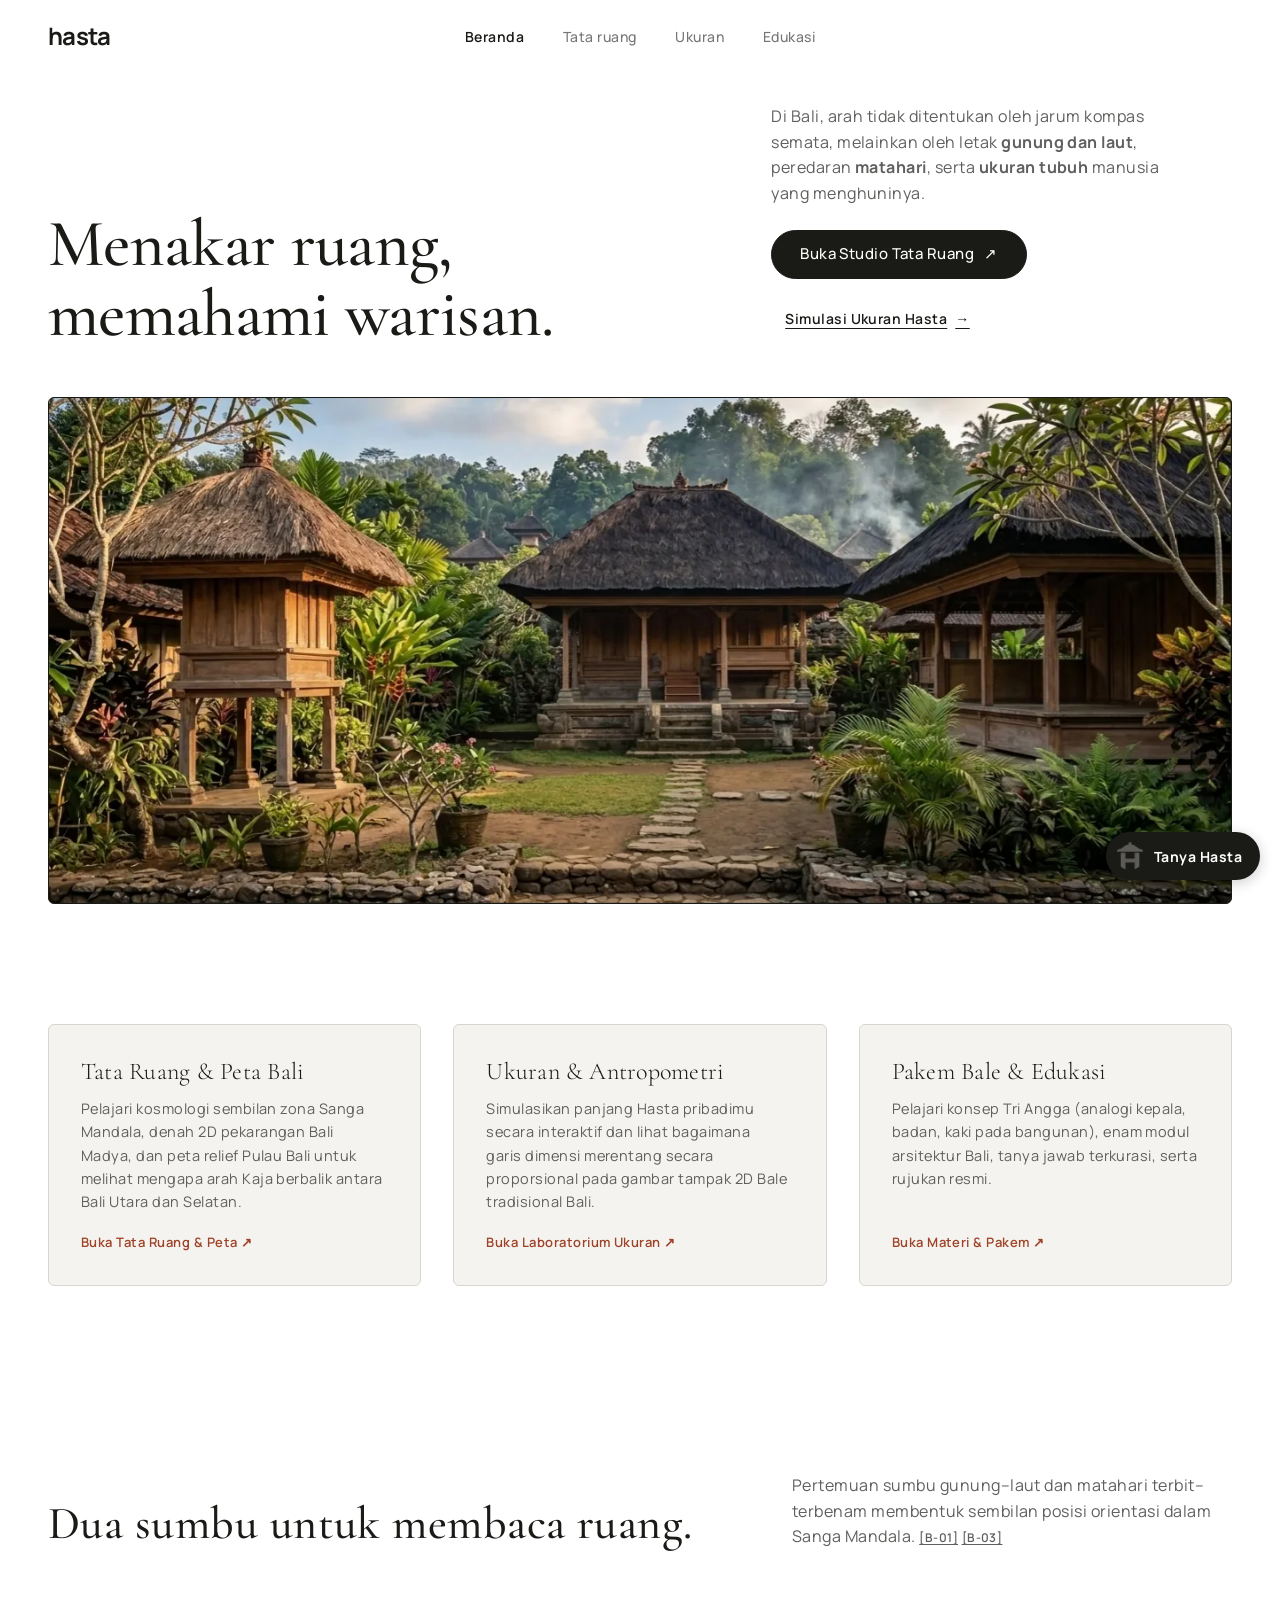
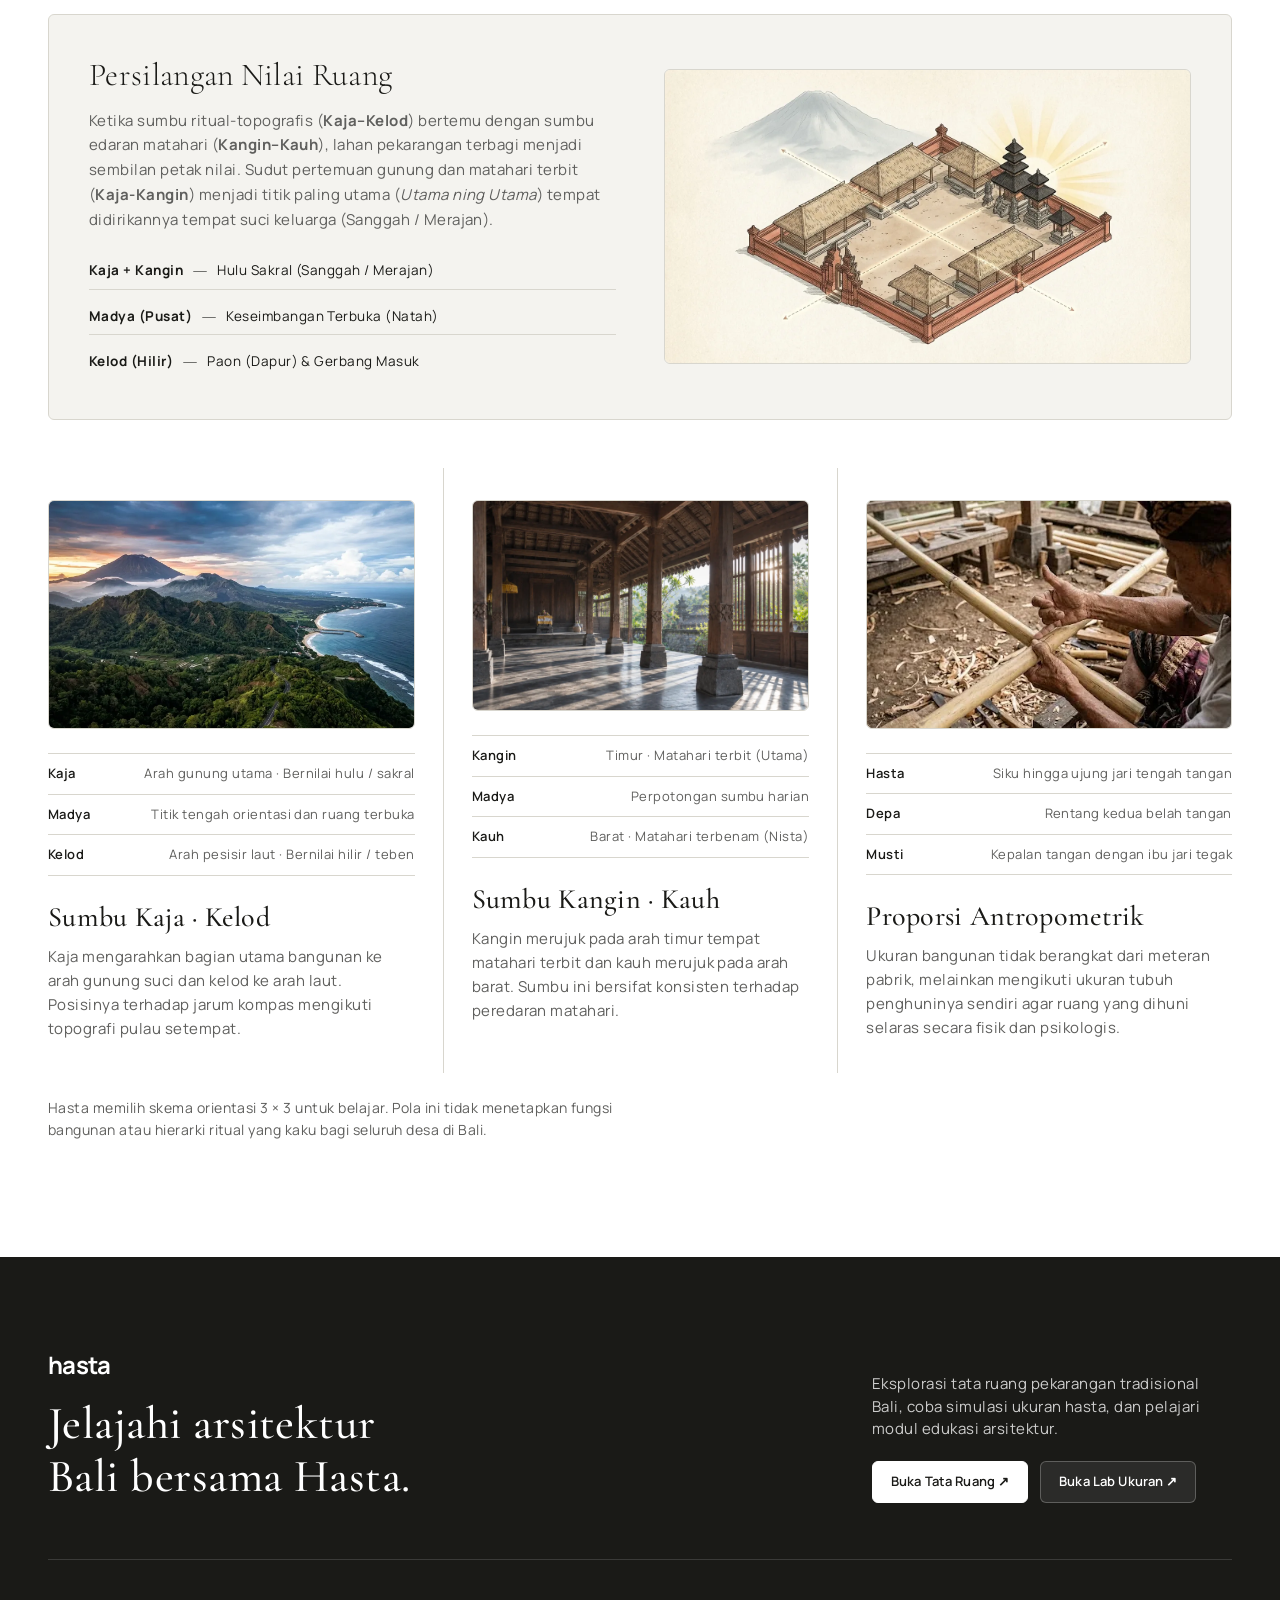
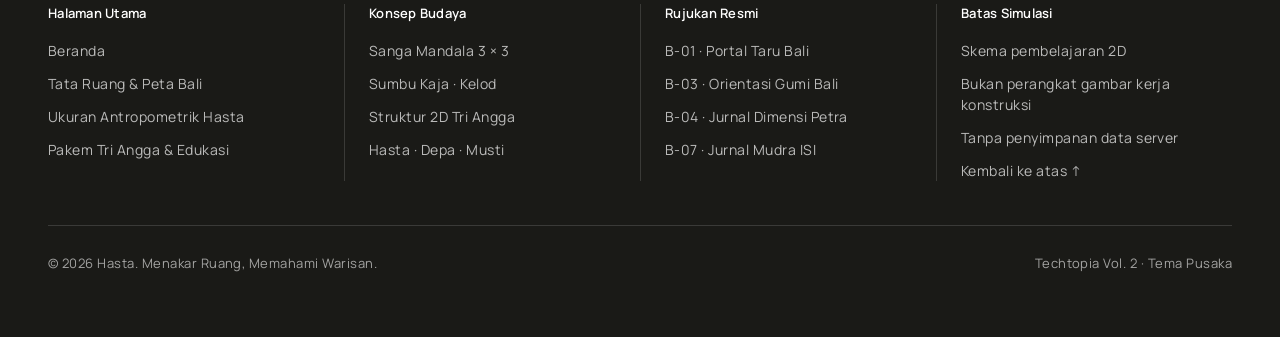
<file: index.html>
<!doctype html>
<html lang="id" class="scroll-smooth">
  <head>
    <meta charset="utf-8" />
    <meta name="viewport" content="width=device-width, initial-scale=1" />
    <meta name="theme-color" content="#faf8f4" />
    <meta
      name="description"
      content="Hasta: menakar ruang dan memahami warisan arsitektur tradisional Bali melalui orientasi kaja-kelod, kosmologi Sanga Mandala, dan ukuran tubuh."
    />
    <title>Hasta | Menakar Ruang, Memahami Warisan Arsitektur Bali</title>
    <link rel="icon" type="image/png" href="./assets/favicon.png" />

    <link rel="stylesheet" href="./styles/tokens.css" />
    <link rel="stylesheet" href="./styles/base.css" />
    <link rel="stylesheet" href="./styles/components.css" />
  </head>
  <body>
    <a class="skip-link" href="#utama">Lewati ke konten</a>

    <div class="site-header-backdrop" aria-hidden="true"></div>

    <header class="site-header" id="site-header">
      <div class="header-inner">
        <a class="wordmark" href="./index.html" aria-label="Hasta, beranda">hasta</a>

        <nav id="navigation" aria-label="Navigasi utama">
          <a href="./index.html" aria-current="page">Beranda</a>
          <a href="./tata-ruang.html">Tata ruang</a>
          <a href="./ukuran.html">Ukuran</a>
          <a href="./edukasi.html">Edukasi</a>
        </nav>

        <div class="header-right">
          <button
            class="menu-button"
            id="menu-button"
            aria-expanded="false"
            aria-controls="navigation"
            hidden
          >
            Menu
          </button>
          <a class="button primary header-cta" href="./tata-ruang.html">
            Jelajahi tata ruang <span aria-hidden="true">&#x2197;</span>
          </a>
        </div>
      </div>
    </header>

    <main id="utama">
      <section
        id="beranda"
        class="hero-sticky-stage section-shell"
        aria-labelledby="hero-title"
      >
        <div class="hero-top-grid">
          <div>
            <h1 id="hero-title" class="hero-headline hero-anim">
              <span>Menakar ruang,</span>
              <span>memahami warisan.</span>
            </h1>
          </div>
          <div class="hero-lead-box hero-anim">
            <p class="hero-intro">
              Di Bali, arah tidak ditentukan oleh jarum kompas semata, melainkan
              oleh letak <strong>gunung dan laut</strong>, peredaran
              <strong>matahari</strong>, serta <strong>ukuran tubuh</strong>
              manusia yang menghuninya.
            </p>
            <div class="hero-actions">
              <a class="button primary hero-primary-btn" href="./tata-ruang.html">
                Buka Studio Tata Ruang <span aria-hidden="true">↗</span>
              </a>
              <a class="hero-secondary-link" href="./ukuran.html">
                Simulasi Ukuran Hasta <span aria-hidden="true">→</span>
              </a>
            </div>
          </div>
        </div>

        <figure class="hero-media-frame hero-anim">
          <img
            src="./assets/images/hero-arsitektur.webp"
            alt="Ilustrasi pekarangan dengan bangunan tradisional Bali"
            width="1600"
            height="685"
            fetchpriority="high"
            loading="eager"
            decoding="async"
            class="real-media-img"
            id="hero-parallax-img"
          />
        </figure>
      </section>

      <div class="overlapping-surface" id="primary-sheet">
        
        <section class="section-shell feature-portal-section" aria-label="Eksplorasi Tiga Fitur Utama">
          <div class="portal-grid">
            <a class="portal-card" href="./tata-ruang.html">
              <h3>Tata Ruang &amp; Peta Bali</h3>
              <p>
                Pelajari kosmologi sembilan zona Sanga Mandala, denah 2D
                pekarangan Bali Madya, dan peta relief Pulau Bali untuk melihat
                mengapa arah Kaja berbalik antara Bali Utara dan Selatan.
              </p>
              <span class="portal-action">Buka Tata Ruang &amp; Peta ↗</span>
            </a>

            <a class="portal-card" href="./ukuran.html">
              <h3>Ukuran &amp; Antropometri</h3>
              <p>
                Simulasikan panjang Hasta pribadimu secara interaktif dan lihat
                bagaimana garis dimensi merentang secara proporsional pada gambar
                tampak 2D Bale tradisional Bali.
              </p>
              <span class="portal-action">Buka Laboratorium Ukuran ↗</span>
            </a>

            <a class="portal-card" href="./edukasi.html">
              <h3>Pakem Bale &amp; Edukasi</h3>
              <p>
                Pelajari konsep Tri Angga (analogi kepala, badan, kaki pada
                bangunan), enam modul arsitektur Bali, tanya jawab terkurasi,
                serta rujukan resmi.
              </p>
              <span class="portal-action">Buka Materi &amp; Pakem ↗</span>
            </a>
          </div>
        </section>

        
        <section
          id="konsep"
          class="section-shell workflow-section"
          aria-labelledby="concept-title"
        >
          <div class="workflow-header reveal-up">
            <div>
              <h2 id="concept-title">Dua sumbu untuk membaca ruang.</h2>
            </div>
            <p>
              Pertemuan sumbu gunung–laut dan matahari terbit–terbenam membentuk
              sembilan posisi orientasi dalam Sanga Mandala.
              <a class="citation" href="./edukasi.html#ref-b01">[B-01]</a>
              <a class="citation" href="./edukasi.html#ref-b03">[B-03]</a>
            </p>
          </div>

          <div class="axis-diagram-banner reveal-up">
            <div class="axis-banner-copy">
              <h3>Persilangan Nilai Ruang</h3>
              <p>
                Ketika sumbu ritual-topografis (<strong>Kaja–Kelod</strong>)
                bertemu dengan sumbu edaran matahari
                (<strong>Kangin–Kauh</strong>), lahan pekarangan terbagi menjadi
                sembilan petak nilai. Sudut pertemuan gunung dan matahari terbit
                (<strong>Kaja-Kangin</strong>) menjadi titik paling utama (<em>Utama ning Utama</em>)
                tempat didirikannya tempat suci keluarga (Sanggah / Merajan).
              </p>
              <ul class="axis-hierarchy-list">
                <li>
                  <span class="hierarchy-axis">Kaja + Kangin</span>
                  <span class="hierarchy-sep">―</span>
                  <span class="hierarchy-desc">Hulu Sakral (Sanggah / Merajan)</span>
                </li>
                <li>
                  <span class="hierarchy-axis">Madya (Pusat)</span>
                  <span class="hierarchy-sep">―</span>
                  <span class="hierarchy-desc">Keseimbangan Terbuka (Natah)</span>
                </li>
                <li>
                  <span class="hierarchy-axis">Kelod (Hilir)</span>
                  <span class="hierarchy-sep">―</span>
                  <span class="hierarchy-desc">Paon (Dapur) &amp; Gerbang Masuk</span>
                </li>
              </ul>
            </div>

                        <figure class="axis-photo-figure">
              <img
                src="./assets/images/persilangan-sumbu.webp"
                alt="Diagram arsitektural persilangan sumbu sakral Kaja-Kelod dan Kangin-Kauh pada pekarangan Sanga Mandala Bali"
                width="840"
                height="520"
                loading="lazy"
                decoding="async"
                class="axis-photo-img"
              />
            </figure>
          </div>

          <div class="workflow-cards-grid">
            <article class="workflow-card reveal-up">
              <figure class="concept-photo-frame">
                <img
                  src="./assets/images/sumbu-kaja-kelod.webp"
                  alt="Ilustrasi pegunungan dan pesisir untuk mengenalkan sumbu kaja dan kelod"
                  width="640"
                  height="400"
                  loading="lazy"
                  decoding="async"
                />
              </figure>
              <div class="axis-spec-list">
                <div class="axis-spec-row">
                  <strong>Kaja</strong>
                  <span>Arah gunung utama · Bernilai hulu / sakral</span>
                </div>
                <div class="axis-spec-row">
                  <strong>Madya</strong>
                  <span>Titik tengah orientasi dan ruang terbuka</span>
                </div>
                <div class="axis-spec-row">
                  <strong>Kelod</strong>
                  <span>Arah pesisir laut · Bernilai hilir / teben</span>
                </div>
              </div>
              <div class="workflow-body">
                <h3>Sumbu Kaja · Kelod</h3>
                <p>
                  Kaja mengarahkan bagian utama bangunan ke arah gunung suci dan
                  kelod ke arah laut. Posisinya terhadap jarum kompas mengikuti
                  topografi pulau setempat.
                </p>
              </div>
            </article>

            <article class="workflow-card reveal-up">
              <figure class="concept-photo-frame">
                <img
                  src="./assets/images/sumbu-kangin-kauh.webp"
                  alt="Ilustrasi cahaya pada struktur kayu bangunan Bali"
                  width="640"
                  height="400"
                  loading="lazy"
                  decoding="async"
                />
              </figure>
              <div class="axis-spec-list">
                <div class="axis-spec-row">
                  <strong>Kangin</strong>
                  <span>Timur · Matahari terbit (Utama)</span>
                </div>
                <div class="axis-spec-row">
                  <strong>Madya</strong>
                  <span>Perpotongan sumbu harian</span>
                </div>
                <div class="axis-spec-row">
                  <strong>Kauh</strong>
                  <span>Barat · Matahari terbenam (Nista)</span>
                </div>
              </div>
              <div class="workflow-body">
                <h3>Sumbu Kangin · Kauh</h3>
                <p>
                  Kangin merujuk pada arah timur tempat matahari terbit dan kauh
                  merujuk pada arah barat. Sumbu ini bersifat konsisten terhadap
                  peredaran matahari.
                </p>
              </div>
            </article>

            <article class="workflow-card reveal-up">
              <figure class="concept-photo-frame">
                <img
                  src="./assets/images/satuan-tubuh.webp"
                  alt="Ilustrasi pengerjaan kayu dengan tangan"
                  width="640"
                  height="400"
                  loading="lazy"
                  decoding="async"
                />
              </figure>
              <div class="axis-spec-list">
                <div class="axis-spec-row">
                  <strong>Hasta</strong>
                  <span>Siku hingga ujung jari tengah tangan</span>
                </div>
                <div class="axis-spec-row">
                  <strong>Depa</strong>
                  <span>Rentang kedua belah tangan</span>
                </div>
                <div class="axis-spec-row">
                  <strong>Musti</strong>
                  <span>Kepalan tangan dengan ibu jari tegak</span>
                </div>
              </div>
              <div class="workflow-body">
                <h3>Proporsi Antropometrik</h3>
                <p>
                  Ukuran bangunan tidak berangkat dari meteran pabrik, melainkan
                  mengikuti ukuran tubuh penghuninya sendiri agar ruang yang
                  dihuni selaras secara fisik dan psikologis.
                </p>
              </div>
            </article>
          </div>

          <p class="concept-context context-note">
            Hasta memilih skema orientasi 3 × 3 untuk belajar. Pola ini tidak
            menetapkan fungsi bangunan atau hierarki ritual yang kaku bagi
            seluruh desa di Bali.
          </p>
        </section>
      </div>
    </main>

    
    <footer class="site-footer">
      <div class="section-shell">
        <div class="footer-top-cta">
          <div>
            <a class="footer-brand" href="./index.html">hasta</a>
            <h2>Jelajahi arsitektur Bali bersama Hasta.</h2>
          </div>
          <div class="footer-cta-box">
            <p>
              Eksplorasi tata ruang pekarangan tradisional Bali, coba simulasi
              ukuran hasta, dan pelajari modul edukasi arsitektur.
            </p>
            <div class="footer-tools-cluster">
              <a href="./tata-ruang.html" class="footer-tool-btn primary">
                Buka Tata Ruang ↗
              </a>
              <a href="./ukuran.html" class="footer-tool-btn secondary">
                Buka Lab Ukuran ↗
              </a>
            </div>
          </div>
        </div>

        <div class="footer-columns">
          <div class="footer-col">
            <h4>Halaman Utama</h4>
            <a href="./index.html">Beranda</a>
            <a href="./tata-ruang.html">Tata Ruang &amp; Peta Bali</a>
            <a href="./ukuran.html">Ukuran Antropometrik Hasta</a>
            <a href="./edukasi.html">Pakem Tri Angga &amp; Edukasi</a>
          </div>
          <div class="footer-col">
            <h4>Konsep Budaya</h4>
            <a href="./tata-ruang.html#ruang">Sanga Mandala 3 × 3</a>
            <a href="./tata-ruang.html#ruang">Sumbu Kaja · Kelod</a>
            <a href="./edukasi.html#tri-angga">Struktur 2D Tri Angga</a>
            <a href="./ukuran.html#ukuran">Hasta · Depa · Musti</a>
          </div>
          <div class="footer-col">
            <h4>Rujukan Resmi</h4>
            <a href="./edukasi.html#ref-b01">B-01 · Portal Taru Bali</a>
            <a href="./edukasi.html#ref-b03">B-03 · Orientasi Gumi Bali</a>
            <a href="./edukasi.html#ref-b04">B-04 · Jurnal Dimensi Petra</a>
            <a href="./edukasi.html#ref-b07">B-07 · Jurnal Mudra ISI</a>
          </div>
          <div class="footer-col">
            <h4>Batas Simulasi</h4>
            <span>Skema pembelajaran 2D</span>
            <span>Bukan perangkat gambar kerja konstruksi</span>
            <span>Tanpa penyimpanan data server</span>
            <a href="#utama">Kembali ke atas ↑</a>
          </div>
        </div>

        <div class="footer-bottom">
          <span>© 2026 Hasta. Menakar Ruang, Memahami Warisan.</span>
          <span>Techtopia Vol. 2 · Tema Pusaka</span>
        </div>
      </div>
    </footer>

    <script type="module" src="./scripts/main.js"></script>
  </body>
</html>
</file>
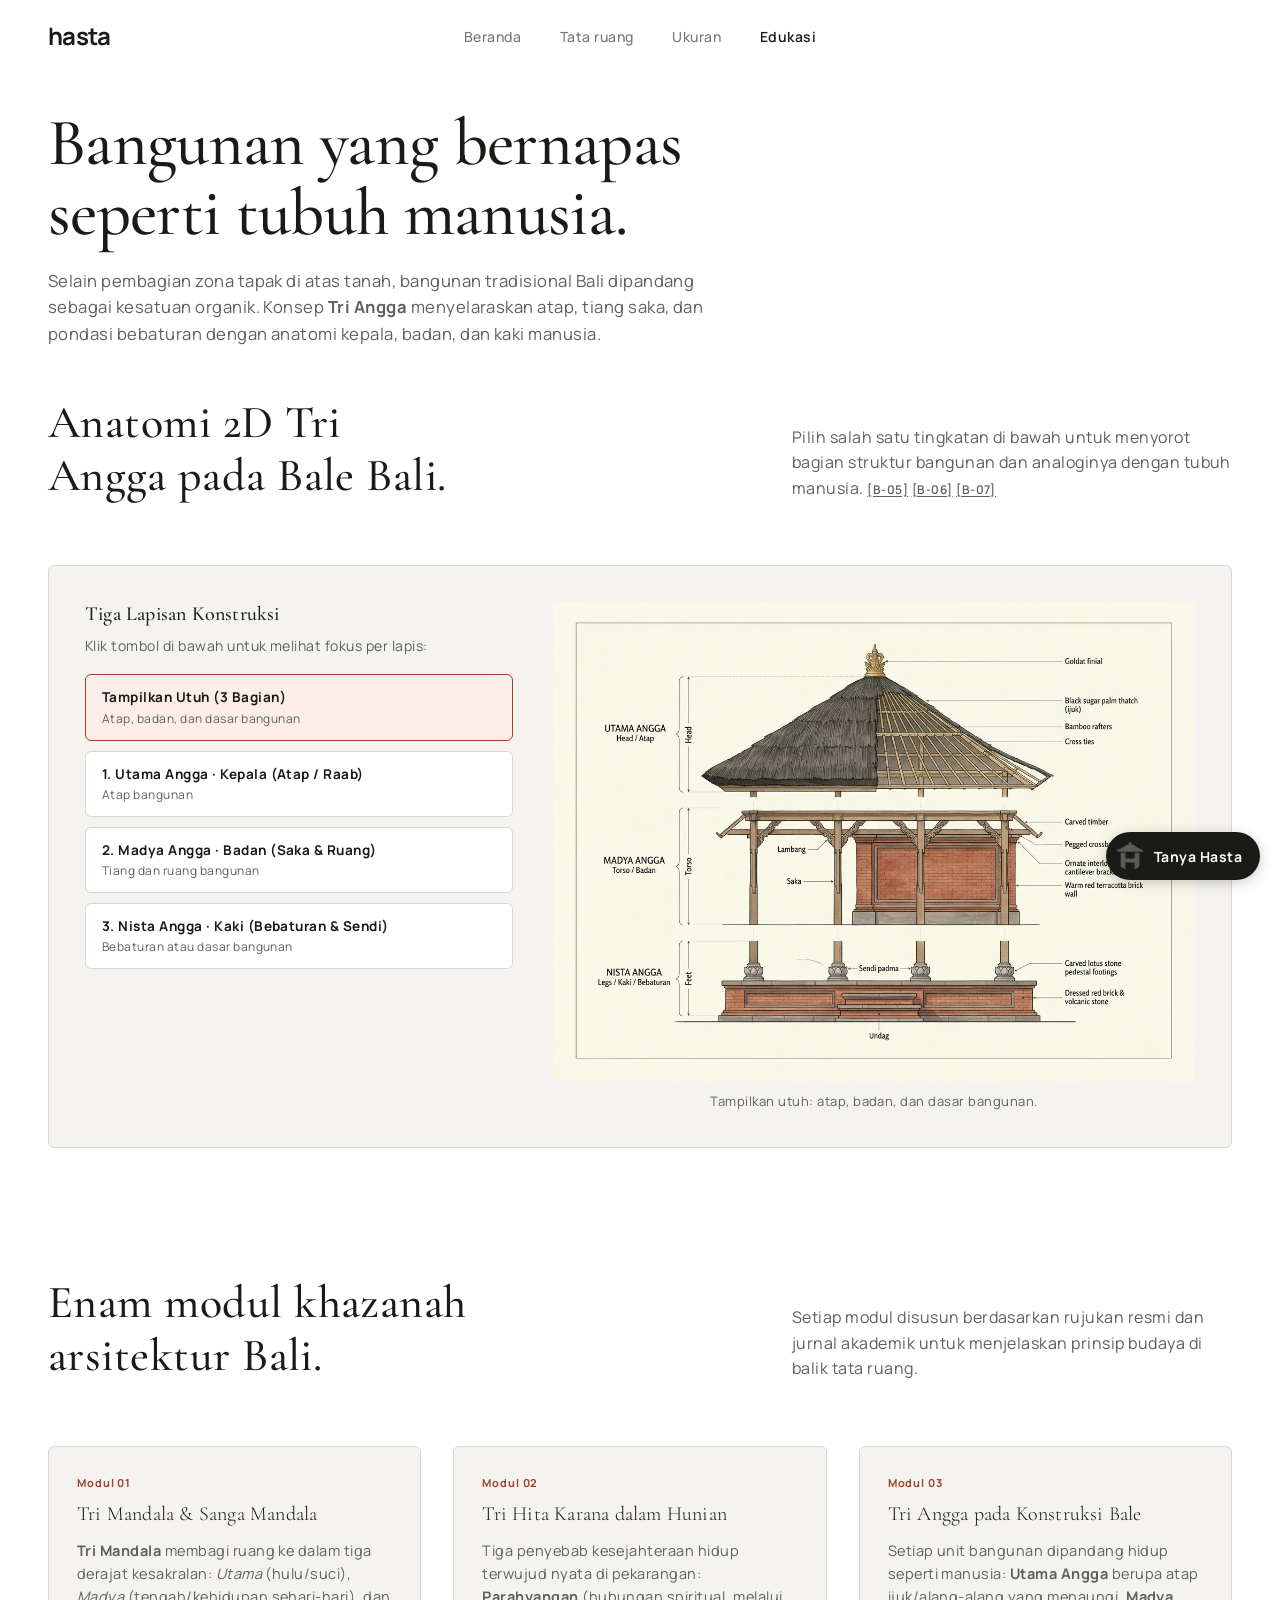
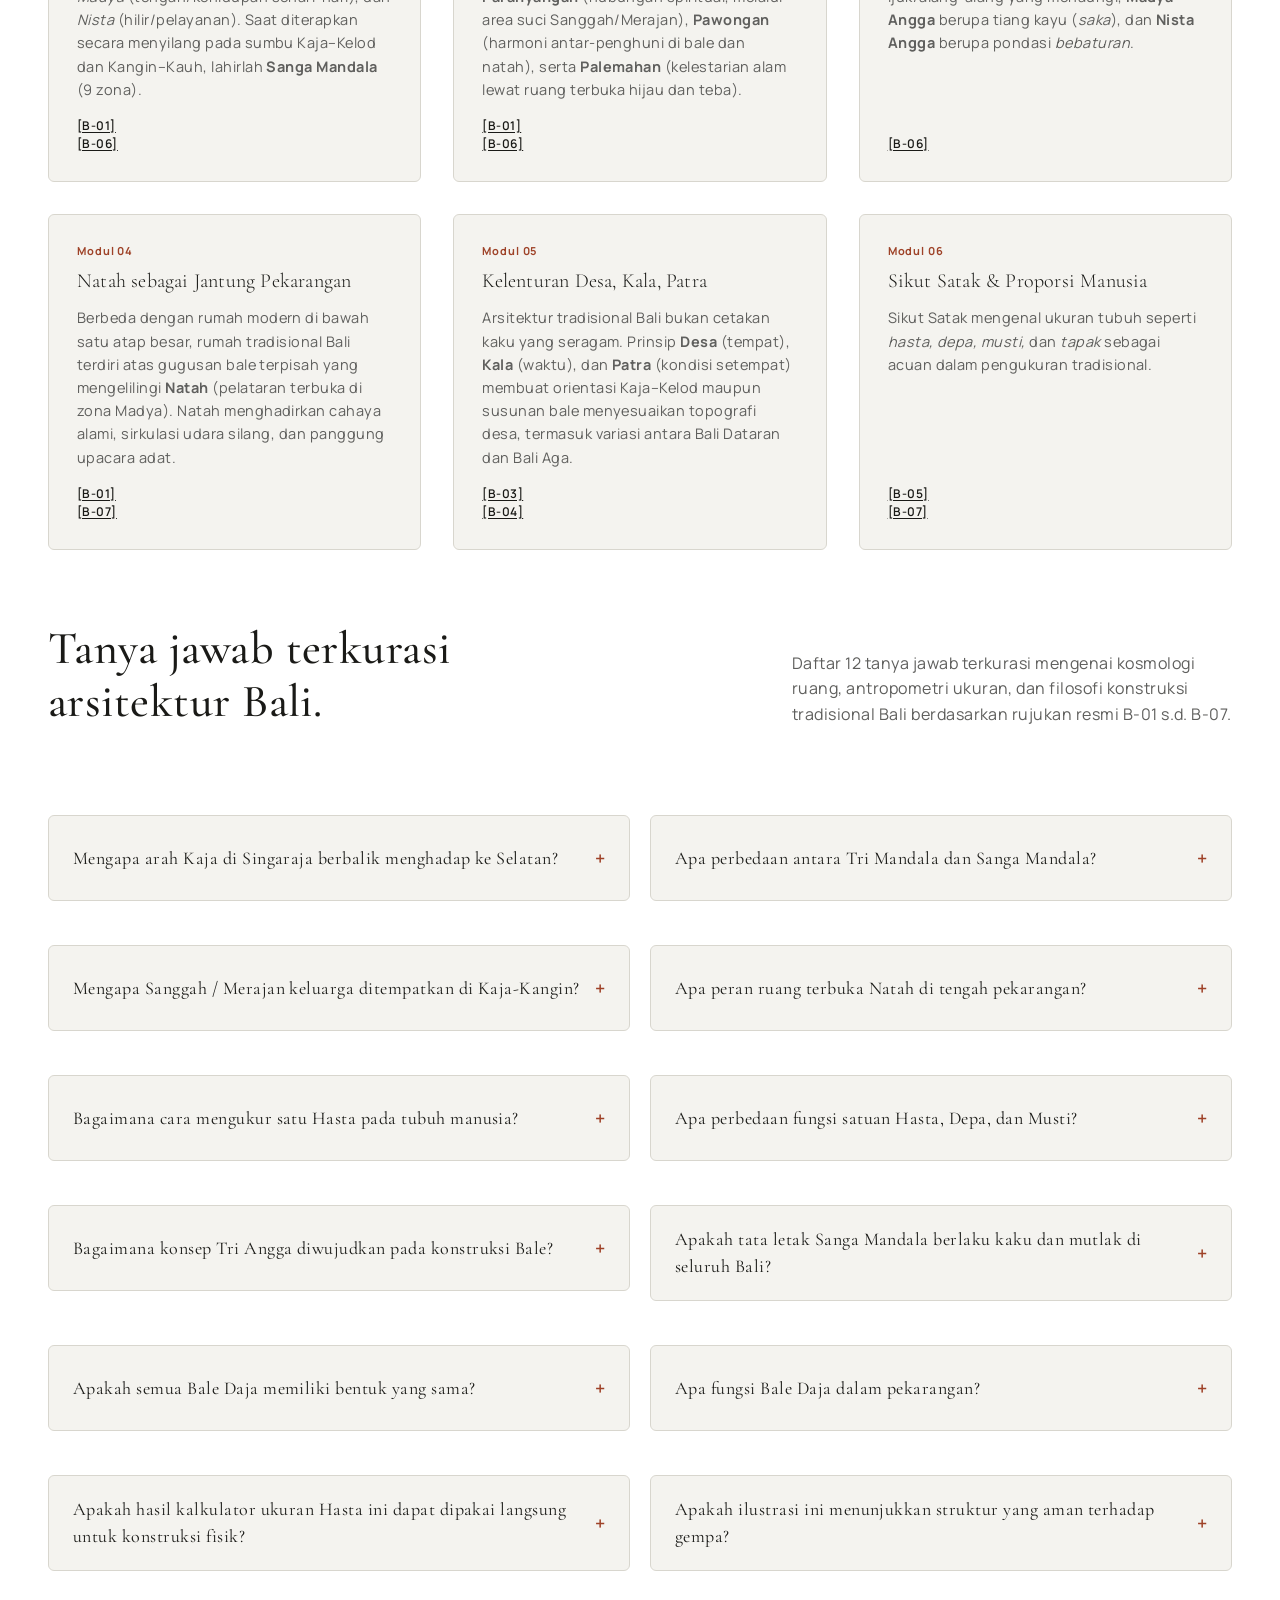
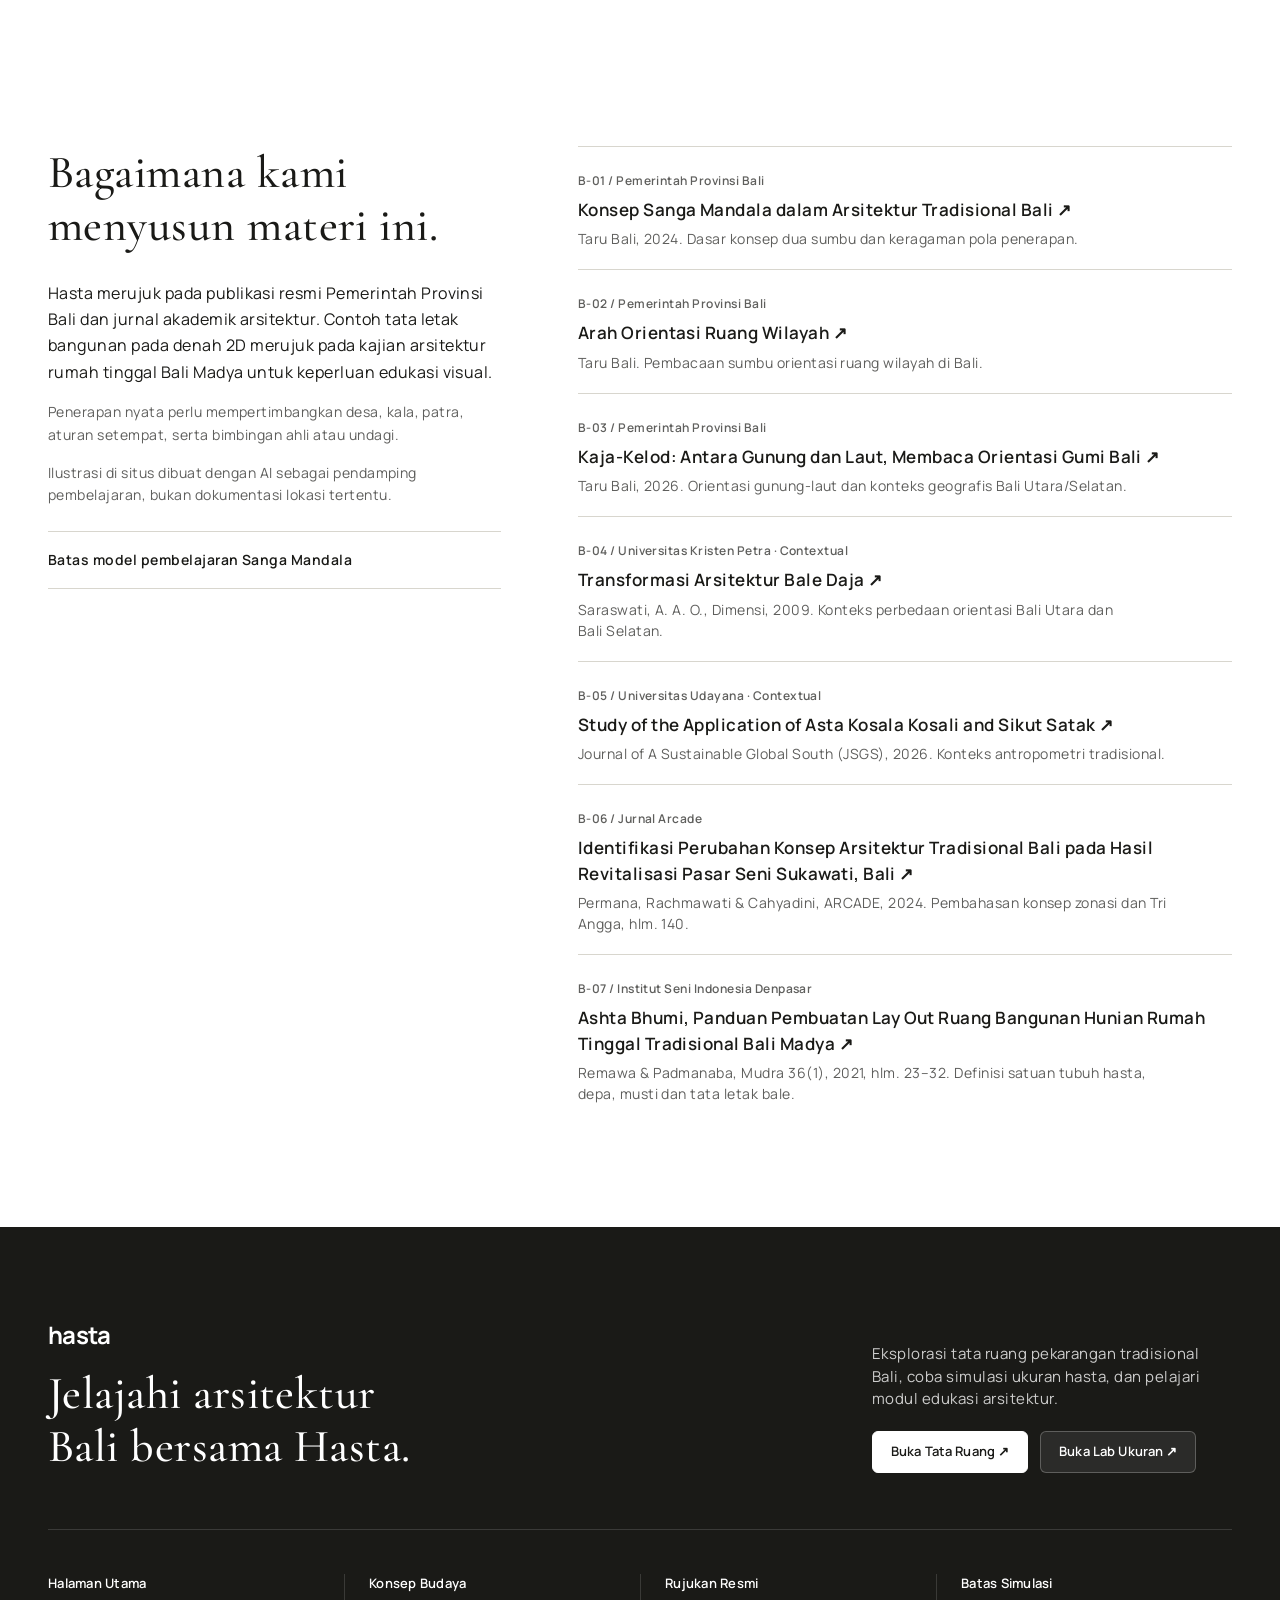
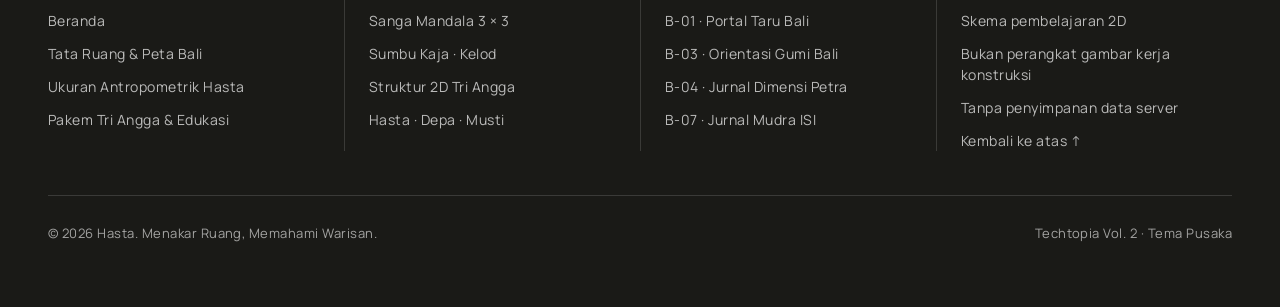
<file: edukasi.html>
<!doctype html>
<html lang="id" class="scroll-smooth">
  <head>
    <meta charset="utf-8" />
    <meta name="viewport" content="width=device-width, initial-scale=1" />
    <meta name="theme-color" content="#faf8f4" />
    <meta
      name="description"
      content="Pakem Arsitektur & Edukasi: pelajari anatomi 2D Tri Angga, enam modul tata ruang arsitektur Bali, tanya jawab terkurasi, dan rujukan resmi."
    />
    <title>Pakem Arsitektur &amp; Edukasi | Hasta</title>
    <link rel="icon" type="image/png" href="./assets/favicon.png" />

    <link rel="stylesheet" href="./styles/tokens.css" />
    <link rel="stylesheet" href="./styles/base.css" />
    <link rel="stylesheet" href="./styles/components.css" />
  </head>
  <body>
    <a class="skip-link" href="#utama">Lewati ke konten</a>

    <div class="site-header-backdrop" aria-hidden="true"></div>

    <header class="site-header" id="site-header">
      <div class="header-inner">
        <a class="wordmark" href="./index.html" aria-label="Hasta, beranda">hasta</a>

        <nav id="navigation" aria-label="Navigasi utama">
          <a href="./index.html">Beranda</a>
          <a href="./tata-ruang.html">Tata ruang</a>
          <a href="./ukuran.html">Ukuran</a>
          <a href="./edukasi.html" aria-current="page">Edukasi</a>
        </nav>

        <div class="header-right">
          <button
            class="menu-button"
            id="menu-button"
            aria-expanded="false"
            aria-controls="navigation"
            hidden
          >
            Menu
          </button>
          <a class="button primary header-cta" href="./tata-ruang.html">
            Buka tata ruang <span aria-hidden="true">&#x2197;</span>
          </a>
        </div>
      </div>
    </header>

    <main id="utama">
      
      <section class="section-shell page-intro-header">
        <div class="page-intro-content">
          <h1>
            <span>Bangunan yang bernapas</span>
            <span>seperti tubuh manusia.</span>
          </h1>
          <p class="page-intro-lead">
            Selain pembagian zona tapak di atas tanah, bangunan tradisional Bali
            dipandang sebagai kesatuan organik. Konsep <strong>Tri Angga</strong>
            menyelaraskan atap, tiang saka, dan pondasi bebaturan dengan
            anatomi kepala, badan, dan kaki manusia.
          </p>
        </div>
      </section>

      
      <section
        id="tri-angga"
        class="section-shell education-section"
        aria-labelledby="tri-angga-title"
      >
        <div class="workflow-header reveal-up">
          <div>
            <h2 id="tri-angga-title">Anatomi 2D Tri Angga pada Bale Bali.</h2>
          </div>
          <p>
            Pilih salah satu tingkatan di bawah untuk menyorot bagian struktur
            bangunan dan analoginya dengan tubuh manusia.
            <a class="citation" href="#ref-b05">[B-05]</a>
            <a class="citation" href="#ref-b06">[B-06]</a>
            <a class="citation" href="#ref-b07">[B-07]</a>
          </p>
        </div>

        <div class="tri-angga-showcase reveal-up">
          <div class="tri-angga-controls">
            <h3>Tiga Lapisan Konstruksi</h3>
            <p data-enhance hidden>
              Klik tombol di bawah untuk melihat fokus per lapis:
            </p>
            <div
              class="tri-angga-btn-stack"
              role="group"
              aria-label="Pilih bagian Tri Angga"
              aria-controls="tri-angga-diagram"
              data-enhance hidden
            >
              <button
                type="button"
                class="tri-angga-btn"
                data-angga-target="all"
                aria-pressed="true"
              >
                <strong>Tampilkan Utuh (3 Bagian)</strong>
                <span>Atap, badan, dan dasar bangunan</span>
              </button>
              <button
                type="button"
                class="tri-angga-btn"
                data-angga-target="utama"
                aria-pressed="false"
              >
                <strong>1. Utama Angga · Kepala (Atap / Raab)</strong>
                <span>Atap bangunan</span>
              </button>
              <button
                type="button"
                class="tri-angga-btn"
                data-angga-target="madya"
                aria-pressed="false"
              >
                <strong>2. Madya Angga · Badan (Saka &amp; Ruang)</strong>
                <span>Tiang dan ruang bangunan</span>
              </button>
              <button
                type="button"
                class="tri-angga-btn"
                data-angga-target="nista"
                aria-pressed="false"
              >
                <strong>3. Nista Angga · Kaki (Bebaturan &amp; Sendi)</strong>
                <span>Bebaturan atau dasar bangunan</span>
              </button>
            </div>
          </div>

          <figure class="tri-angga-diagram-frame">
            <svg id="tri-angga-diagram" data-angga="all" viewBox="0 0 1200 896" role="img" aria-labelledby="tri-diagram-title">
              <title id="tri-diagram-title">Tri Angga: atap, badan, dan dasar bangunan</title>
              <image href="./assets/images/tri-angga-anatomi.webp" width="1200" height="896" />
              <g class="tri-highlight" fill="none" stroke="#9e4228" stroke-width="7" stroke-linejoin="round" aria-hidden="true">
                <path data-part="utama" d="M278 323 L585 135 L600 79 L618 136 L934 323 L905 355 L306 355 Z" />
                <path data-part="madya" d="M305 430 L354 389 L865 389 L913 430 L892 443 L872 424 L872 604 L350 604 L350 424 L319 443 Z" />
                <path data-part="nista" d="M354 633 L858 633 L858 708 L904 708 L910 784 L308 784 L315 708 L354 708 Z" />
              </g>
            </svg>
            <figcaption id="tri-angga-status" aria-live="polite">Tampilkan utuh: atap, badan, dan dasar bangunan.</figcaption>
          </figure>
        </div>

        
        <div id="modul-edukasi" class="edu-modules-wrap reveal-up">
          <div class="workflow-header">
            <div>
              <h2>Enam modul khazanah arsitektur Bali.</h2>
            </div>
            <p>
              Setiap modul disusun berdasarkan rujukan resmi dan jurnal
              akademik untuk menjelaskan prinsip budaya di balik
              tata ruang.
            </p>
          </div>

          <div class="edu-modules-grid">
            <article class="edu-module-card">
              <span class="edu-module-num">Modul 01</span>
              <h3>Tri Mandala &amp; Sanga Mandala</h3>
              <p>
                <strong>Tri Mandala</strong> membagi ruang ke dalam tiga derajat
                kesakralan: <em>Utama</em> (hulu/suci), <em>Madya</em> (tengah/kehidupan
                sehari-hari), dan <em>Nista</em> (hilir/pelayanan). Saat
                diterapkan secara menyilang pada sumbu Kaja–Kelod dan
                Kangin–Kauh, lahirlah <strong>Sanga Mandala</strong> (9 zona).
              </p>
              <a class="citation" href="#ref-b01">[B-01]</a>
              <a class="citation" href="#ref-b06">[B-06]</a>
            </article>

            <article class="edu-module-card">
              <span class="edu-module-num">Modul 02</span>
              <h3>Tri Hita Karana dalam Hunian</h3>
              <p>
                Tiga penyebab kesejahteraan hidup terwujud nyata di pekarangan:
                <strong>Parahyangan</strong> (hubungan spiritual, melalui area
                suci Sanggah/Merajan), <strong>Pawongan</strong> (harmoni antar-penghuni
                di bale dan natah), serta <strong>Palemahan</strong> (kelestarian
                alam lewat ruang terbuka hijau dan teba).
              </p>
              <a class="citation" href="#ref-b01">[B-01]</a>
              <a class="citation" href="#ref-b06">[B-06]</a>
            </article>

            <article class="edu-module-card">
              <span class="edu-module-num">Modul 03</span>
              <h3>Tri Angga pada Konstruksi Bale</h3>
              <p>
                Setiap unit bangunan dipandang hidup seperti manusia:
                <strong>Utama Angga</strong> berupa atap ijuk/alang-alang yang
                menaungi, <strong>Madya Angga</strong> berupa tiang kayu
                (<em>saka</em>), dan <strong>Nista Angga</strong> berupa pondasi
                <em>bebaturan</em>.
              </p>
              <a class="citation" href="#ref-b06">[B-06]</a>
            </article>

            <article class="edu-module-card">
              <span class="edu-module-num">Modul 04</span>
              <h3>Natah sebagai Jantung Pekarangan</h3>
              <p>
                Berbeda dengan rumah modern di bawah satu atap besar, rumah
                tradisional Bali terdiri atas gugusan bale terpisah yang
                mengelilingi <strong>Natah</strong> (pelataran terbuka di zona
                Madya). Natah menghadirkan cahaya alami, sirkulasi udara silang,
                dan panggung upacara adat.
              </p>
              <a class="citation" href="#ref-b01">[B-01]</a>
              <a class="citation" href="#ref-b07">[B-07]</a>
            </article>

            <article class="edu-module-card">
              <span class="edu-module-num">Modul 05</span>
              <h3>Kelenturan Desa, Kala, Patra</h3>
              <p>
                Arsitektur tradisional Bali bukan cetakan kaku yang seragam.
                Prinsip <strong>Desa</strong> (tempat), <strong>Kala</strong>
                (waktu), dan <strong>Patra</strong> (kondisi setempat) membuat
                orientasi Kaja–Kelod maupun susunan bale menyesuaikan topografi
                desa, termasuk variasi antara Bali Dataran dan Bali Aga.
              </p>
              <a class="citation" href="#ref-b03">[B-03]</a>
              <a class="citation" href="#ref-b04">[B-04]</a>
            </article>

            <article class="edu-module-card">
              <span class="edu-module-num">Modul 06</span>
              <h3>Sikut Satak &amp; Proporsi Manusia</h3>
              <p>
                Sikut Satak mengenal ukuran tubuh seperti <em>hasta, depa, musti,</em>
                dan <em>tapak</em> sebagai acuan dalam pengukuran tradisional.
              </p>
              <a class="citation" href="#ref-b05">[B-05]</a>
              <a class="citation" href="#ref-b07">[B-07]</a>
            </article>
          </div>
        </div>

        
        
      </section>

      
      
      <section id="faq" class="section-shell faq-section" aria-labelledby="faq-title">
        <div class="workflow-header reveal-up">
          <div>
            <h2 id="faq-title">Tanya jawab terkurasi arsitektur Bali.</h2>
          </div>
          <p>
            Daftar 12 tanya jawab terkurasi mengenai kosmologi ruang, antropometri ukuran, dan filosofi konstruksi tradisional Bali berdasarkan rujukan resmi B-01 s.d. B-07.
          </p>
        </div>

        <div class="faq-grid reveal-up">
          <details class="faq-card">
            <summary>Mengapa arah Kaja di Singaraja berbalik menghadap ke Selatan?</summary>
            <p>
              Dalam contoh Bali Utara, kaja mengarah ke pegunungan di selatan, sedangkan kelod mengarah ke laut di utara. Arah setempat perlu dibaca sesuai konteks lokasi.
              <a class="citation" href="#ref-b03">[B-03]</a>
              <a class="citation" href="#ref-b04">[B-04]</a>
            </p>
          </details>

          <details class="faq-card">
            <summary>Apa perbedaan antara Tri Mandala dan Sanga Mandala?</summary>
            <p>
              Tri Mandala membagi ruang ke dalam tiga tingkatan sakralitas: Utama (hulu/suci), Madya (tengah/aktivitas), dan Nista (hilir/pelayanan). Sanga Mandala adalah matriks sembilan zona yang tercipta saat konsep Tri Mandala dipertemukan secara bersilang dengan sumbu ritual (Kaja–Kelod) dan sumbu surya (Kangin–Kauh).
              <a class="citation" href="#ref-b01">[B-01]</a>
              <a class="citation" href="#ref-b06">[B-06]</a>
            </p>
          </details>

          <details class="faq-card">
            <summary>Mengapa Sanggah / Merajan keluarga ditempatkan di Kaja-Kangin?</summary>
            <p>
              Kaja-Kangin mempertemukan arah kaja dan kangin. Dalam salah satu contoh penataan pekarangan, tempat suci keluarga ditunjukkan pada bagian ini. Penempatan sesungguhnya mengikuti konteks dan aturan setempat.
              <a class="citation" href="#ref-b01">[B-01]</a>
              <a class="citation" href="#ref-b06">[B-06]</a>
            </p>
          </details>

          <details class="faq-card">
            <summary>Apa peran ruang terbuka Natah di tengah pekarangan?</summary>
            <p>
              Pada contoh ini, natah adalah ruang terbuka di tengah pekarangan yang menghubungkan bangunan-bangunan di sekitarnya.
              <a class="citation" href="#ref-b01">[B-01]</a>
              <a class="citation" href="#ref-b07">[B-07]</a>
            </p>
          </details>

          <details class="faq-card">
            <summary>Bagaimana cara mengukur satu Hasta pada tubuh manusia?</summary>
            <p>
              Satu hasta diukur dari lipatan siku hingga ujung jari tengah tangan yang direntangkan. Panjangnya berbeda untuk setiap orang.
              <a class="citation" href="#ref-b05">[B-05]</a>
              <a class="citation" href="#ref-b07">[B-07]</a>
            </p>
          </details>

          <details class="faq-card">
            <summary>Apa perbedaan fungsi satuan Hasta, Depa, dan Musti?</summary>
            <p>
              Hasta diukur dari siku ke ujung jari; depa dari rentangan kedua tangan; musti dari kepalan tangan dengan ibu jari tegak. Dalam salah satu sistem pengukuran, ketiganya digunakan bersama sebagai acuan ukuran.
              <a class="citation" href="#ref-b05">[B-05]</a>
              <a class="citation" href="#ref-b07">[B-07]</a>
            </p>
          </details>

          <details class="faq-card">
            <summary>Bagaimana konsep Tri Angga diwujudkan pada konstruksi Bale?</summary>
            <p>
              Tri Angga membaca bangunan seperti tubuh: atap sebagai bagian atas, tiang dan dinding sebagai badan, serta bebaturan sebagai bagian dasar.
              <a class="citation" href="#ref-b06">[B-06]</a>
            </p>
          </details>

          <details class="faq-card">
            <summary>Apakah tata letak Sanga Mandala berlaku kaku dan mutlak di seluruh Bali?</summary>
            <p>
              Tidak. Penataan ruang perlu dibaca dengan mempertimbangkan tempat, waktu, dan keadaan setempat, yang dikenal sebagai <em>desa kala patra</em>.
              <a class="citation" href="#ref-b01">[B-01]</a>
              <a class="citation" href="#ref-b03">[B-03]</a>
            </p>
          </details>

          <details class="faq-card">
            <summary>Apakah semua Bale Daja memiliki bentuk yang sama?</summary>
            <p>
              Tidak. Kajian Bale Daja menemukan beberapa tipe dan perubahan fungsi, bukaan, serta material seiring waktu.
              <a class="citation" href="#ref-b04">[B-04]</a>
            </p>
          </details>

          <details class="faq-card">
            <summary>Apa fungsi Bale Daja dalam pekarangan?</summary>
            <p>
              Kajian Bale Daja mencatat fungsi sebagai ruang tidur dan tempat menyimpan benda keluarga, serta perubahan fungsi pada perkembangannya.
              <a class="citation" href="#ref-b04">[B-04]</a>
            </p>
          </details>

          <details class="faq-card">
            <summary>Apakah hasil kalkulator ukuran Hasta ini dapat dipakai langsung untuk konstruksi fisik?</summary>
            <p>
              Tidak. Perhitungan pada laboratorium Hasta adalah simulasi pembelajaran digital. Pembangunan fisik aktual memerlukan pengukuran langsung oleh undagi tradisional, penghitungan pengurip ritual, penyesuaian kontur tanah, serta standar rekayasa struktur tahan gempa.
              <a class="citation" href="#ref-b05">[B-05]</a>
              <a class="citation" href="#ref-b07">[B-07]</a>
            </p>
          </details>

          <details class="faq-card">
            <summary>Apakah ilustrasi ini menunjukkan struktur yang aman terhadap gempa?</summary>
            <p>
              Ilustrasi ini menjelaskan bagian bangunan, bukan kinerja strukturnya. Ketahanan bangunan terhadap gempa perlu dinilai oleh ahli berdasarkan desain, material, dan kondisi setempat.
            </p>
          </details>
        </div>
      </section>

      
      <section
        id="sumber"
        class="section-shell sources-section"
        aria-labelledby="source-title"
      >
        <div class="source-columns">
          <div class="sources-sticky-copy reveal-up">
            <h2 id="source-title">Bagaimana kami menyusun materi ini.</h2>
            <p class="sources-intro">
              Hasta merujuk pada publikasi resmi Pemerintah Provinsi Bali dan
              jurnal akademik arsitektur. Contoh tata letak bangunan pada
              denah 2D merujuk pada kajian arsitektur rumah tinggal Bali Madya
              untuk keperluan edukasi visual.
            </p>
            <p class="section-note context-note">
              Penerapan nyata perlu mempertimbangkan desa, kala, patra, aturan
              setempat, serta bimbingan ahli atau undagi.
            </p>
            <p class="section-note context-note">
              Ilustrasi di situs dibuat dengan AI sebagai pendamping pembelajaran, bukan dokumentasi lokasi tertentu.
            </p>
            <details>
              <summary>Batas model pembelajaran Sanga Mandala</summary>
              <p>
                Kisi ini memilih satu pembacaan orientasi 3 × 3 dari
                perpotongan sumbu kaja-kelod dan kangin-kauh beserta contoh
                bangunan tipikal. Tidak semua rumah mempunyai susunan yang
                sama. Tidak ada klaim lokasi tempat suci yang berlaku seragam
                untuk seluruh desa, penghitungan pengurip, atau keluaran
                konstruksi bangunan yang sah.
              </p>
            </details>
          </div>

          <ol class="reference-list reveal-up">
            <li id="ref-b01">
              <span>B-01 / Pemerintah Provinsi Bali</span>
              <a
                href="https://tarubali.baliprov.go.id/konsep-sanga-mandala-dalam-arsitektur-tradisional-bali/"
                target="_blank"
                rel="noopener noreferrer"
              >
                Konsep Sanga Mandala dalam Arsitektur Tradisional Bali
                <span aria-hidden="true">↗</span>
              </a>
              <p>
                Taru Bali, 2024. Dasar konsep dua sumbu dan keragaman pola
                penerapan.
              </p>
            </li>
            <li id="ref-b02">
              <span>B-02 / Pemerintah Provinsi Bali</span>
              <a
                href="https://tarubali.baliprov.go.id/arah-orientasi-ruang-wilayah/"
                target="_blank"
                rel="noopener noreferrer"
              >
                Arah Orientasi Ruang Wilayah <span aria-hidden="true">↗</span>
              </a>
              <p>
                Taru Bali. Pembacaan sumbu orientasi ruang wilayah di Bali.
              </p>
            </li>
            <li id="ref-b03">
              <span>B-03 / Pemerintah Provinsi Bali</span>
              <a
                href="https://tarubali.baliprov.go.id/kaja-kelod-antara-gunung-dan-laut-membaca-orientasi-gumi-bali/"
                target="_blank"
                rel="noopener noreferrer"
              >
                Kaja-Kelod: Antara Gunung dan Laut, Membaca Orientasi Gumi
                Bali
                <span aria-hidden="true">↗</span>
              </a>
              <p>
                Taru Bali, 2026. Orientasi gunung-laut dan konteks geografis
                Bali Utara/Selatan.
              </p>
            </li>
            <li id="ref-b04">
              <span>B-04 / Universitas Kristen Petra · Contextual</span>
              <a
                href="https://dimensi.petra.ac.id/index.php/ars./article/view/16972"
                target="_blank"
                rel="noopener noreferrer"
              >
                Transformasi Arsitektur Bale Daja
                <span aria-hidden="true">↗</span>
              </a>
              <p>
                Saraswati, A. A. O., Dimensi, 2009. Konteks perbedaan
                orientasi Bali Utara dan Bali Selatan.
              </p>
            </li>
            <li id="ref-b05">
              <span>B-05 / Universitas Udayana · Contextual</span>
              <a
                href="https://ejournal2.unud.ac.id/index.php/jsgs/en/article/view/2340"
                target="_blank"
                rel="noopener noreferrer"
              >
                Study of the Application of Asta Kosala Kosali and Sikut Satak
                <span aria-hidden="true">↗</span>
              </a>
              <p>
                Journal of A Sustainable Global South (JSGS), 2026. Konteks
                antropometri tradisional.
              </p>
            </li>
            <li id="ref-b06">
              <span>B-06 / Jurnal Arcade</span>
              <a
                href="https://e-journal.ukri.ac.id/arcade/article/download/3841/980"
                target="_blank"
                rel="noopener noreferrer"
              >
                Identifikasi Perubahan Konsep Arsitektur Tradisional Bali pada Hasil Revitalisasi Pasar Seni Sukawati, Bali
                <span aria-hidden="true">↗</span>
              </a>
              <p>Permana, Rachmawati &amp; Cahyadini, ARCADE, 2024. Pembahasan konsep zonasi dan Tri Angga, hlm. 140.</p>
            </li>
            <li id="ref-b07">
              <span>B-07 / Institut Seni Indonesia Denpasar</span>
              <a
                href="https://jurnal.isi-dps.ac.id/index.php/mudra/article/download/1321/576/2715"
                target="_blank"
                rel="noopener noreferrer"
              >
                Ashta Bhumi, Panduan Pembuatan Lay Out Ruang Bangunan Hunian
                Rumah Tinggal Tradisional Bali Madya
                <span aria-hidden="true">↗</span>
              </a>
              <p>
                Remawa &amp; Padmanaba, Mudra 36(1), 2021, hlm. 23–32.
                Definisi satuan tubuh hasta, depa, musti dan tata letak bale.
              </p>
            </li>
          </ol>
        </div>
      </section>
    </main>

    
    <footer class="site-footer">
      <div class="section-shell">
        <div class="footer-top-cta">
          <div>
            <a class="footer-brand" href="./index.html">hasta</a>
            <h2>Jelajahi arsitektur Bali bersama Hasta.</h2>
          </div>
          <div class="footer-cta-box">
            <p>
              Eksplorasi tata ruang pekarangan tradisional Bali, coba simulasi
              ukuran hasta, dan pelajari modul edukasi arsitektur.
            </p>
            <div class="footer-tools-cluster">
              <a href="./tata-ruang.html" class="footer-tool-btn primary">
                Buka Tata Ruang ↗
              </a>
              <a href="./ukuran.html" class="footer-tool-btn secondary">
                Buka Lab Ukuran ↗
              </a>
            </div>
          </div>
        </div>

        <div class="footer-columns">
          <div class="footer-col">
            <h4>Halaman Utama</h4>
            <a href="./index.html">Beranda</a>
            <a href="./tata-ruang.html">Tata Ruang &amp; Peta Bali</a>
            <a href="./ukuran.html">Ukuran Antropometrik Hasta</a>
            <a href="./edukasi.html">Pakem Tri Angga &amp; Edukasi</a>
          </div>
          <div class="footer-col">
            <h4>Konsep Budaya</h4>
            <a href="./tata-ruang.html#ruang">Sanga Mandala 3 × 3</a>
            <a href="./tata-ruang.html#ruang">Sumbu Kaja · Kelod</a>
            <a href="./edukasi.html#tri-angga">Struktur 2D Tri Angga</a>
            <a href="./ukuran.html#ukuran">Hasta · Depa · Musti</a>
          </div>
          <div class="footer-col">
            <h4>Rujukan Resmi</h4>
            <a href="./edukasi.html#ref-b01">B-01 · Portal Taru Bali</a>
            <a href="./edukasi.html#ref-b03">B-03 · Orientasi Gumi Bali</a>
            <a href="./edukasi.html#ref-b04">B-04 · Jurnal Dimensi Petra</a>
            <a href="./edukasi.html#ref-b07">B-07 · Jurnal Mudra ISI</a>
          </div>
          <div class="footer-col">
            <h4>Batas Simulasi</h4>
            <span>Skema pembelajaran 2D</span>
            <span>Bukan perangkat gambar kerja konstruksi</span>
            <span>Tanpa penyimpanan data server</span>
            <a href="#utama">Kembali ke atas ↑</a>
          </div>
        </div>

        <div class="footer-bottom">
          <span>© 2026 Hasta. Menakar Ruang, Memahami Warisan.</span>
          <span>Techtopia Vol. 2 · Tema Pusaka</span>
        </div>
      </div>
    </footer>

    <script type="module" src="./scripts/main.js"></script>
  </body>
</html>
</file>
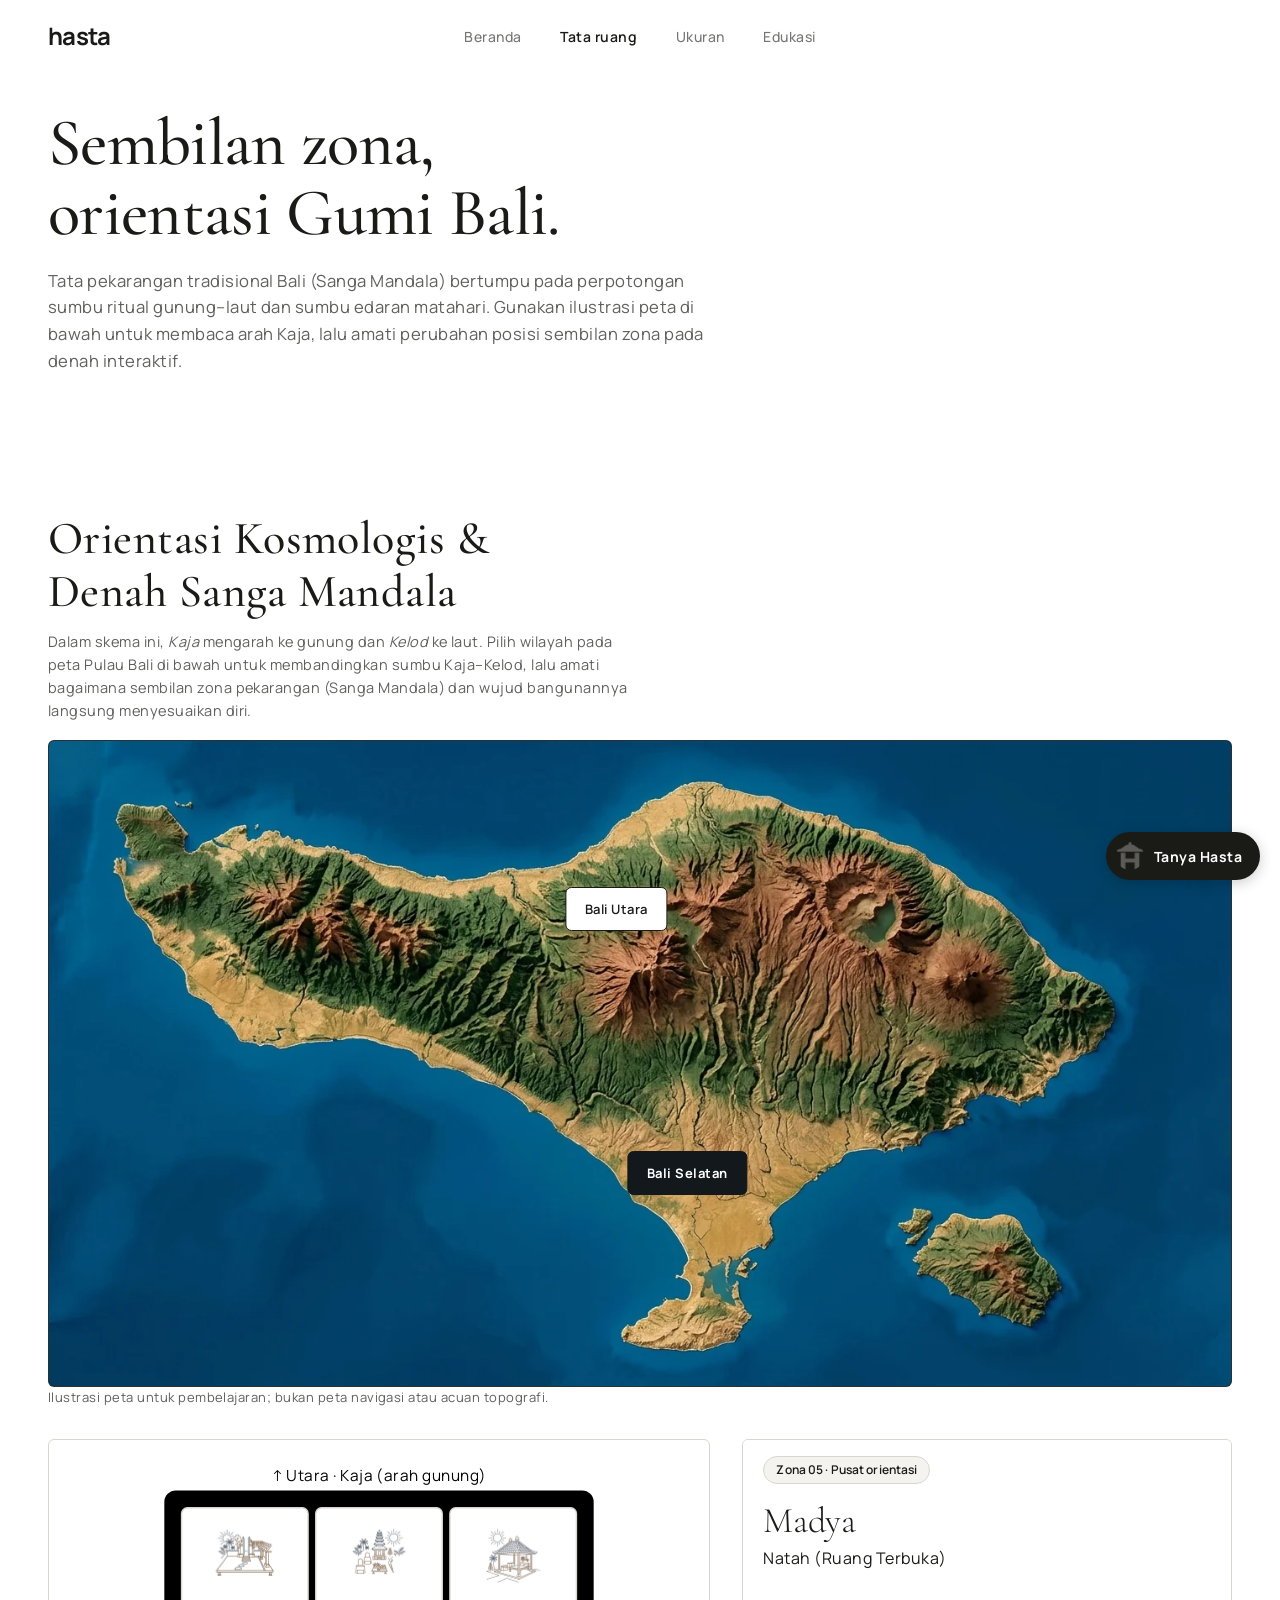
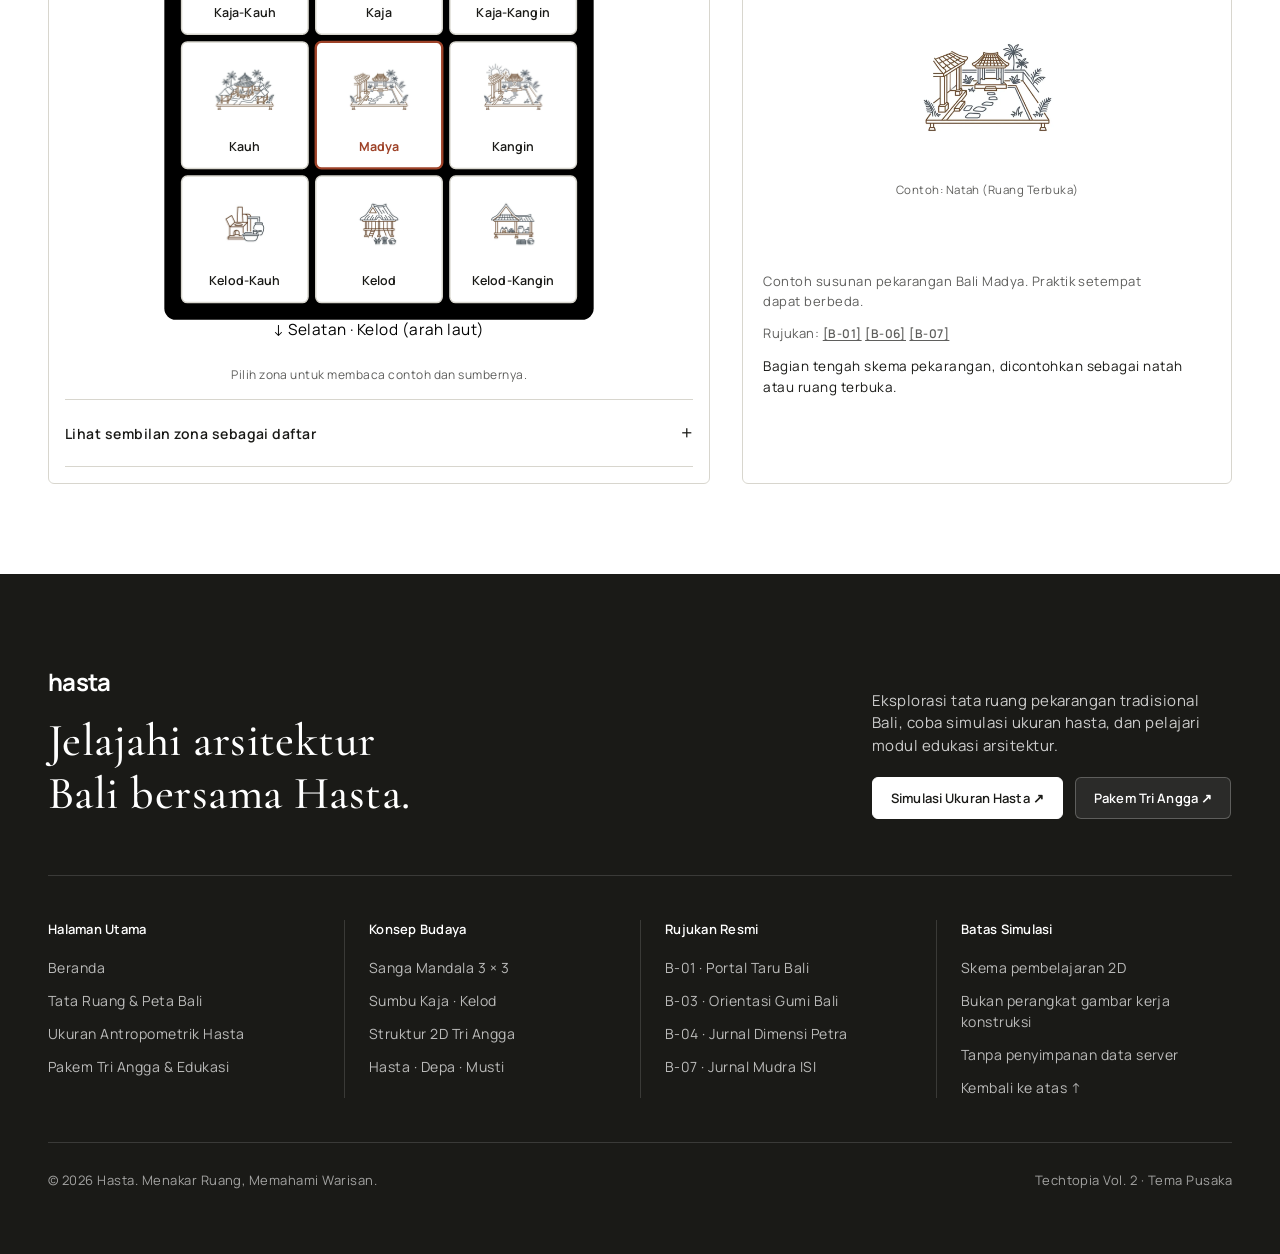
<file: tata-ruang.html>
<!doctype html>
<html lang="id" class="scroll-smooth">
  <head>
    <meta charset="utf-8" />
    <meta name="viewport" content="width=device-width, initial-scale=1" />
    <meta name="theme-color" content="#faf8f4" />
    <meta
      name="description"
      content="Pelajari skema Sanga Mandala dan contoh orientasi kaja-kelod di Bali Utara dan Selatan."
    />
    <title>Tata Ruang &amp; Peta Bali | Hasta</title>
    <link rel="icon" type="image/png" href="./assets/favicon.png" />

    <link rel="stylesheet" href="./styles/tokens.css" />
    <link rel="stylesheet" href="./styles/base.css" />
    <link rel="stylesheet" href="./styles/components.css" />
  </head>
  <body>
    <a class="skip-link" href="#utama">Lewati ke konten</a>

    <div class="site-header-backdrop" aria-hidden="true"></div>

    <header class="site-header" id="site-header">
      <div class="header-inner">
        <a class="wordmark" href="./index.html" aria-label="Hasta, beranda">hasta</a>

        <nav id="navigation" aria-label="Navigasi utama">
          <a href="./index.html">Beranda</a>
          <a href="./tata-ruang.html" aria-current="page">Tata ruang</a>
          <a href="./ukuran.html">Ukuran</a>
          <a href="./edukasi.html">Edukasi</a>
        </nav>

        <div class="header-right">
          <button
            class="menu-button"
            id="menu-button"
            aria-expanded="false"
            aria-controls="navigation"
            hidden
          >
            Menu
          </button>
          <a class="button primary header-cta" href="./ukuran.html">
            Simulasi ukuran <span aria-hidden="true">&#x2197;</span>
          </a>
        </div>
      </div>
    </header>

    <main id="utama">
      
      <section class="section-shell page-intro-header">
        <div class="page-intro-content">
          <h1>
            <span>Sembilan zona,</span>
            <span>orientasi Gumi Bali.</span>
          </h1>
          <p class="page-intro-lead">
            Tata pekarangan tradisional Bali (Sanga Mandala) bertumpu pada perpotongan
            sumbu ritual gunung&ndash;laut dan sumbu edaran matahari. Gunakan ilustrasi peta
            di bawah untuk membaca arah Kaja, lalu amati perubahan posisi sembilan zona
            pada denah interaktif.
          </p>
        </div>
      </section>

      
      <section
        id="ruang"
        class="section-shell blueprint-section"
        aria-labelledby="space-title"
      >
        <div class="studio-header reveal-up">
          <div class="studio-title-wrap">
            <h2 id="space-title">
              Orientasi Kosmologis &amp; Denah Sanga Mandala
            </h2>
            <p class="studio-lead-text">
              Dalam skema ini, <em>Kaja</em> mengarah ke gunung dan <em>Kelod</em> ke laut.
              Pilih wilayah pada peta Pulau Bali di bawah untuk membandingkan sumbu Kaja&ndash;Kelod, lalu amati bagaimana sembilan zona pekarangan (Sanga Mandala)
              dan wujud bangunannya langsung menyesuaikan diri.
            </p>
          </div>
        </div>

        <div class="blueprint-stage reveal-up">
          <p
            id="orientation-error"
            class="error-message"
            role="alert"
            hidden
          ></p>
          
            <figure class="bali-map-figure" id="bali-island-map" data-active-preset="south">
              <div class="bali-map-container">
                <img
                  src="./assets/images/peta.webp"
                  alt="Ilustrasi Pulau Bali dengan gambaran pegunungan di tengah"
                  class="bali-relief-img"
                  width="1408"
                  height="768"
                  loading="lazy"
                  decoding="async"
                />
                <div class="bali-map-overlay">
                  
                  <button
                    type="button"
                    class="region-map-pin pin-north"
                    data-preset="north"
                    data-enhance hidden
                    aria-pressed="false"
                    aria-label="Pilih wilayah Bali Utara"
                  >
                    Bali Utara
                  </button>

                  
                  <button
                    type="button"
                    class="region-map-pin pin-south"
                    data-preset="south"
                    data-enhance hidden
                    aria-pressed="true"
                    aria-label="Pilih wilayah Bali Selatan"
                  >
                    Bali Selatan
                  </button>
                </div>
              </div>
            </figure>
            <p class="small">Ilustrasi peta untuk pembelajaran; bukan peta navigasi atau acuan topografi.</p>

          <div class="workspace">
            
            <div class="blueprint-card">
              <figure class="blueprint-board" id="diagram-view">
                <svg
                  id="blueprint"
                  viewBox="0 0 480 510"
                  role="group"
                  aria-labelledby="blueprint-title blueprint-desc"
                >
                  <title id="blueprint-title">
                    Sembilan zona pekarangan, preset Bali Selatan
                  </title>
                  <desc id="blueprint-desc">
                    Utara geografis di atas dan timur di kanan. Setiap petak
                    menampilkan denah 2D bangunan contoh dalam pekarangan Sanga
                    Mandala.
                  </desc>
                  
                  <g
                    id="outer-wall"
                    class="tembok-penyengker"
                    role="presentation"
                  >
                    <rect
                      class="wall-boundary"
                      x="16"
                      y="36"
                      width="448"
                      height="448"
                      rx="12"
                    />
                    <rect
                      class="wall-inner-line"
                      x="24"
                      y="44"
                      width="432"
                      height="432"
                      rx="8"
                    />
                    <text
                      id="blueprint-axis-top"
                      class="wall-axis-label wall-axis-top"
                      x="240"
                      y="26"
                      text-anchor="middle"
                    >
                      &uarr; Utara &middot; KAJA (Arah Gunung)
                    </text>
                    <text
                      id="blueprint-axis-bottom"
                      class="wall-axis-label wall-axis-bottom"
                      x="240"
                      y="500"
                      text-anchor="middle"
                    >
                      &darr; Selatan &middot; KELOD (Arah Laut)
                    </text>
                  </g>
                  <g id="static-grid" class="compass-lines">
                    <path
                      d="M30 50H450V470H30Z M170 50V470 M310 50V470 M30 190H450 M30 330H450"
                    />
                  </g>
                  <g
                    id="zone-layer"
                    class="fallback-labels"
                    text-anchor="middle"
                  >
                    <text x="100" y="125">Kaja-Kauh</text>
                    <text x="240" y="125">Kaja</text>
                    <text x="380" y="125">Kaja-Kangin</text>
                    <text x="100" y="265">Kauh</text>
                    <text x="240" y="265">Madya</text>
                    <text x="380" y="265">Kangin</text>
                    <text x="100" y="405">Kelod-Kauh</text>
                    <text x="240" y="405">Kelod</text>
                    <text x="380" y="405">Kelod-Kangin</text>
                  </g>
                </svg>
              </figure>

              <div class="blueprint-card-footer" data-enhance hidden>
                <span class="blueprint-hint">Pilih zona untuk membaca contoh dan sumbernya.</span>
              </div>
              <details class="zone-list-panel" data-enhance hidden>
                <summary>Lihat sembilan zona sebagai daftar</summary>
                <div id="zone-list-controls" class="zone-list-controls" aria-label="Daftar zona" role="group"></div>
              </details>
            </div>

            
            <aside
              class="zone-detail detail-card"
              id="zone-detail"
              aria-labelledby="detail-title"
            >
              <div class="zone-detail-header">
                <span
                  class="detail-badge"
                  id="detail-number"
                >Zona 05 &middot; Pusat Orientasi (Natah)</span>
                <h3 id="detail-title" class="detail-heading">Madya</h3>
                <p class="detail-building-name" id="detail-building-name">
                  Natah (Ruang Terbuka)
                </p>
              </div>

              <div class="detail-illustration-plate">
                <img
                  id="detail-zone-plate"
                  src="./assets/images/arah/madya.webp"
                  alt="Ilustrasi contoh zona Madya sebagai ruang terbuka"
                  class="detail-zone-img"
                  width="640"
                  height="640"
                  loading="lazy"
                  decoding="async"
                />
                <p class="detail-plate-caption" id="detail-plate-caption">
                  Wujud Arsitektural: Natah (Ruang Terbuka)
                </p>
              </div>

              <div class="detail-body-content">
                <p class="small">Contoh susunan pekarangan Bali Madya. Praktik setempat dapat berbeda.</p>
                <p id="detail-sources" class="small"></p>
                <p id="detail-description" class="detail-description">
                  Titik pusat pekarangan berupa ruang terbuka (Natah) yang menyatukan orientasi seluruh bale, sirkulasi udara, dan pelaksanaan upacara.
                </p>

              </div>
            </aside>
          </div>
        </div>
        <p
          class="sr-only"
          id="zone-announcement"
          aria-live="polite"
          aria-atomic="true"
        ></p>
        <noscript>
          <div class="context-note">
            <h3>Sembilan arah dalam skema Bali Selatan</h3>
            <p>Kaja mengarah ke gunung dan kelod ke laut. Pada contoh Bali Utara, arah kaja dan kelod pada diagram berbalik. Praktik setempat dapat berbeda.</p>
            <ul>
              <li>Kaja-Kauh: pertemuan kaja dan barat.</li>
              <li>Kaja: sisi ke arah gunung.</li>
              <li>Kaja-Kangin: pertemuan kaja dan timur.</li>
              <li>Kauh: sisi barat.</li>
              <li>Madya: bagian tengah.</li>
              <li>Kangin: sisi timur.</li>
              <li>Kelod-Kauh: pertemuan kelod dan barat.</li>
              <li>Kelod: sisi ke arah laut.</li>
              <li>Kelod-Kangin: pertemuan kelod dan timur.</li>
            </ul>
            <p><a class="citation" href="./edukasi.html#ref-b01">Sumber Sanga Mandala</a></p>
          </div>
        </noscript>
      </section>
    
    </main>

    
    <footer class="site-footer">
      <div class="section-shell">
        <div class="footer-top-cta">
          <div>
            <a class="footer-brand" href="./index.html">hasta</a>
            <h2>Jelajahi arsitektur Bali bersama Hasta.</h2>
          </div>
          <div class="footer-cta-box">
            <p>
              Eksplorasi tata ruang pekarangan tradisional Bali, coba simulasi
              ukuran hasta, dan pelajari modul edukasi arsitektur.
            </p>
            <div class="footer-tools-cluster">
              <a href="./ukuran.html" class="footer-tool-btn primary">
                Simulasi Ukuran Hasta ↗
              </a>
              <a href="./edukasi.html" class="footer-tool-btn secondary">
                Pakem Tri Angga ↗
              </a>
            </div>
          </div>
        </div>

        <div class="footer-columns">
          <div class="footer-col">
            <h4>Halaman Utama</h4>
            <a href="./index.html">Beranda</a>
            <a href="./tata-ruang.html">Tata Ruang &amp; Peta Bali</a>
            <a href="./ukuran.html">Ukuran Antropometrik Hasta</a>
            <a href="./edukasi.html">Pakem Tri Angga &amp; Edukasi</a>
          </div>
          <div class="footer-col">
            <h4>Konsep Budaya</h4>
            <a href="./tata-ruang.html#ruang">Sanga Mandala 3 × 3</a>
            <a href="./tata-ruang.html#ruang">Sumbu Kaja · Kelod</a>
            <a href="./edukasi.html#tri-angga">Struktur 2D Tri Angga</a>
            <a href="./ukuran.html#ukuran">Hasta · Depa · Musti</a>
          </div>
          <div class="footer-col">
            <h4>Rujukan Resmi</h4>
            <a href="./edukasi.html#ref-b01">B-01 · Portal Taru Bali</a>
            <a href="./edukasi.html#ref-b03">B-03 · Orientasi Gumi Bali</a>
            <a href="./edukasi.html#ref-b04">B-04 · Jurnal Dimensi Petra</a>
            <a href="./edukasi.html#ref-b07">B-07 · Jurnal Mudra ISI</a>
          </div>
          <div class="footer-col">
            <h4>Batas Simulasi</h4>
            <span>Skema pembelajaran 2D</span>
            <span>Bukan perangkat gambar kerja konstruksi</span>
            <span>Tanpa penyimpanan data server</span>
            <a href="#utama">Kembali ke atas ↑</a>
          </div>
        </div>

        <div class="footer-bottom">
          <span>© 2026 Hasta. Menakar Ruang, Memahami Warisan.</span>
          <span>Techtopia Vol. 2 · Tema Pusaka</span>
        </div>
      </div>
    </footer>

    <script type="module" src="./scripts/main.js"></script>
  </body>
</html>
</file>
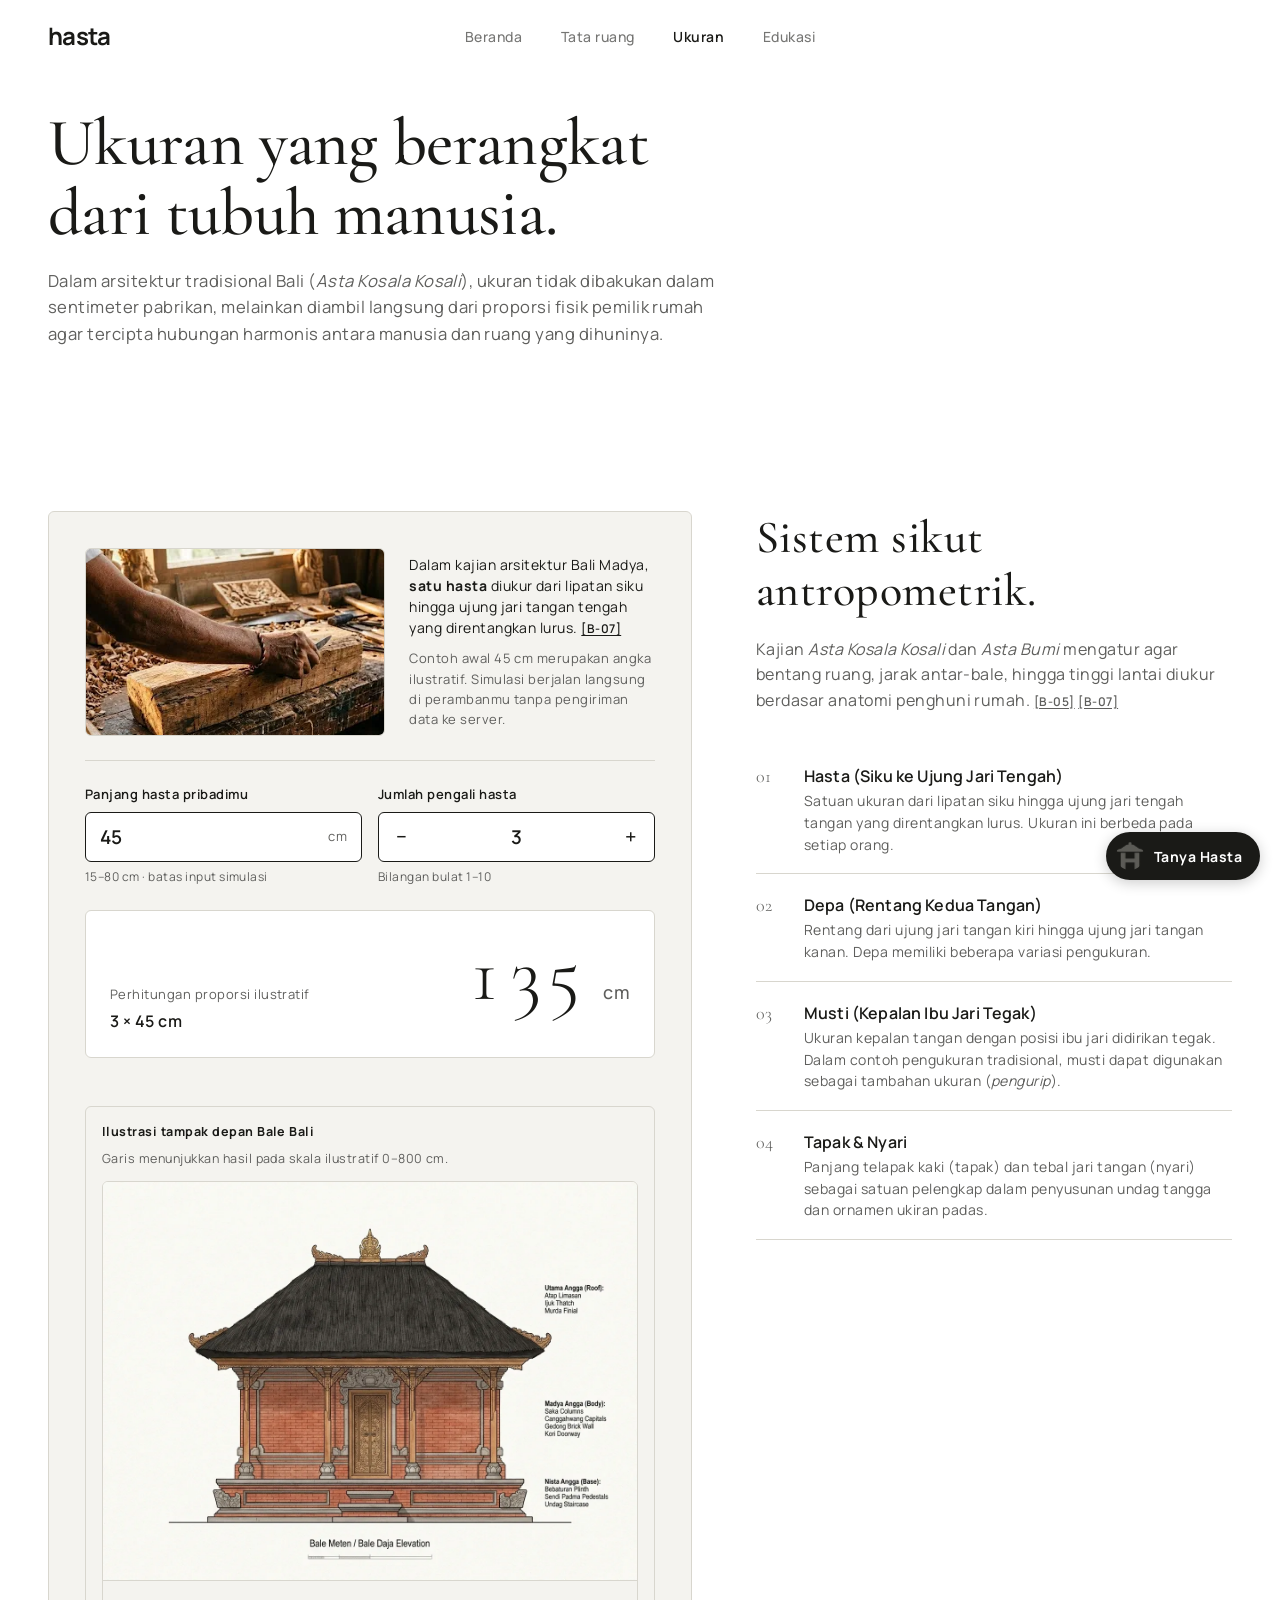
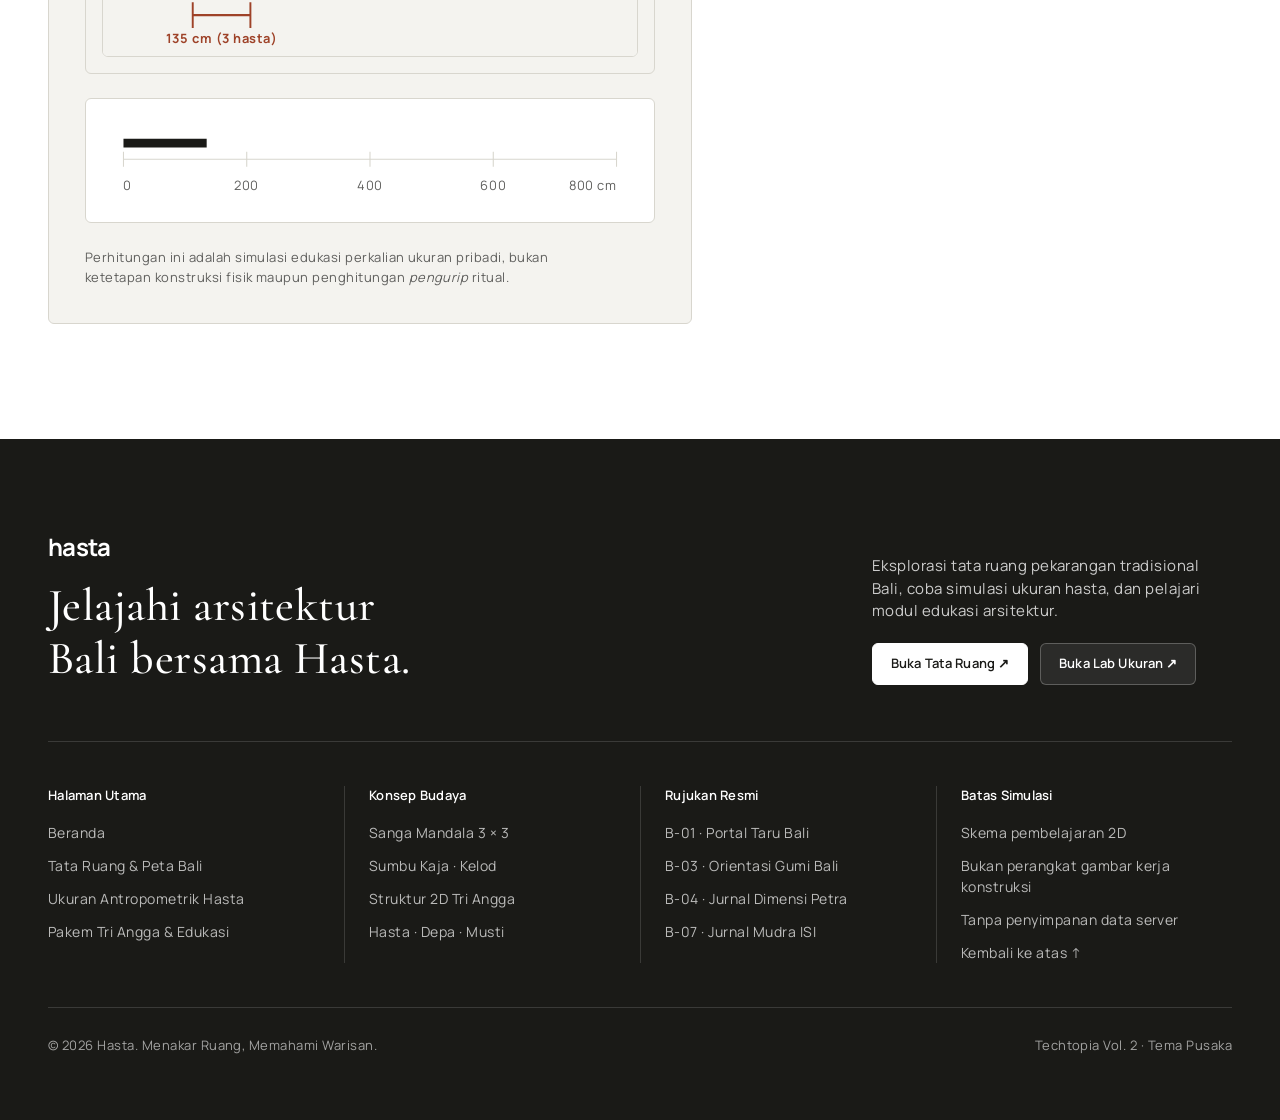
<file: ukuran.html>
<!doctype html>
<html lang="id" class="scroll-smooth">
  <head>
    <meta charset="utf-8" />
    <meta name="viewport" content="width=device-width, initial-scale=1" />
    <meta name="theme-color" content="#faf8f4" />
    <meta
      name="description"
      content="Laboratorium Ukuran Hasta: simulasikan ukuran antropometri tradisional Bali berbasis proporsi tubuh manusia dan amati tampak 2D Bale dinamis."
    />
    <title>Ukuran &amp; Antropometri Hasta | Hasta</title>
    <link rel="icon" type="image/png" href="./assets/favicon.png" />

    <link rel="stylesheet" href="./styles/tokens.css" />
    <link rel="stylesheet" href="./styles/base.css" />
    <link rel="stylesheet" href="./styles/components.css" />
  </head>
  <body>
    <a class="skip-link" href="#utama">Lewati ke konten</a>

    <div class="site-header-backdrop" aria-hidden="true"></div>

    <header class="site-header" id="site-header">
      <div class="header-inner">
        <a class="wordmark" href="./index.html" aria-label="Hasta, beranda">hasta</a>

        <nav id="navigation" aria-label="Navigasi utama">
          <a href="./index.html">Beranda</a>
          <a href="./tata-ruang.html">Tata ruang</a>
          <a href="./ukuran.html" aria-current="page">Ukuran</a>
          <a href="./edukasi.html">Edukasi</a>
        </nav>

        <div class="header-right">
          <button
            class="menu-button"
            id="menu-button"
            aria-expanded="false"
            aria-controls="navigation"
            hidden
          >
            Menu
          </button>
          <a class="button primary header-cta" href="./edukasi.html">
            Pakem &amp; Edukasi <span aria-hidden="true">&#x2197;</span>
          </a>
        </div>
      </div>
    </header>

    <main id="utama">
      
      <section class="section-shell page-intro-header">
        <div class="page-intro-content">
          <h1>
            <span>Ukuran yang berangkat</span>
            <span>dari tubuh manusia.</span>
          </h1>
          <p class="page-intro-lead">
            Dalam arsitektur tradisional Bali (<em>Asta Kosala Kosali</em>),
            ukuran tidak dibakukan dalam sentimeter pabrikan, melainkan
            diambil langsung dari proporsi fisik pemilik rumah agar tercipta
            hubungan harmonis antara manusia dan ruang yang dihuninya.
          </p>
        </div>
      </section>

      
      <div id="ukuran" class="measurement-surface">
        <section
          id="lab-hasta"
          class="section-shell measurement-section"
          aria-labelledby="measure-title"
        >
          <div class="measure-split">
            <div class="measure-vitrine reveal-up">
              <div class="measure-explainer">
                <figure class="hasta-photo-frame">
                  <img
                    src="./assets/images/ukur-hasta.webp"
                    alt="Ilustrasi pengerjaan kayu dengan tangan"
                    width="640"
                    height="400"
                    loading="lazy"
                    decoding="async"
                  />
                </figure>
                <div>
                  <p class="measurement-intro">
                    Dalam kajian arsitektur Bali Madya, <strong>satu hasta</strong>
                    diukur dari lipatan siku hingga ujung jari tangan tengah yang
                    direntangkan lurus.
                    <a class="citation" href="./edukasi.html#ref-b07">[B-07]</a>
                  </p>
                  <p class="measurement-privacy small">
                    Contoh awal 45 cm merupakan angka ilustratif. Simulasi
                    berjalan langsung di perambanmu tanpa pengiriman data ke server.
                  </p>
                </div>
              </div>

              <div class="measure-lab" id="measure-lab" data-enhance hidden>
                <form id="measure-form" novalidate>
                  <div class="measure-inputs">
                    <div>
                      <label for="hasta-input">Panjang hasta pribadimu</label>
                      <div class="unit-input">
                        <input
                          id="hasta-input"
                          name="hasta"
                          type="text"
                          inputmode="decimal"
                          value="45"
                          aria-describedby="hasta-help hasta-error"
                        />
                        <span>cm</span>
                      </div>
                      <p id="hasta-help" class="input-help">
                        15–80 cm · batas input simulasi
                      </p>
                      <p id="hasta-error" class="error-message" hidden></p>
                    </div>
                    <div>
                      <label for="multiplier-input">Jumlah pengali hasta</label>
                      <div class="stepper">
                        <button
                          type="button"
                          id="subtract"
                          aria-label="Kurangi jumlah hasta"
                        >
                          −
                        </button>
                        <input
                          id="multiplier-input"
                          name="multiplier"
                          type="text"
                          inputmode="numeric"
                          value="3"
                          aria-describedby="multiplier-help multiplier-error"
                        />
                        <button
                          type="button"
                          id="add"
                          aria-label="Tambah jumlah hasta"
                        >
                          +
                        </button>
                      </div>
                      <p id="multiplier-help" class="input-help">
                        Bilangan bulat 1–10
                      </p>
                      <p id="multiplier-error" class="error-message" hidden></p>
                    </div>
                  </div>
                </form>

                <div
                  class="calculation-card"
                  aria-live="polite"
                  aria-atomic="true"
                >
                  <div>
                    <span class="small">Perhitungan proporsi ilustratif</span>
                    <p class="measurement-equation" id="equation">
                      3 × 45 cm
                    </p>
                    <p id="result-invalid" class="small" hidden>
                      Lengkapi ukuran yang valid untuk melihat hasil.
                    </p>
                  </div>
                  <p id="measure-result" class="measure-result">
                    135 <span>cm</span>
                  </p>
                </div>

                                
                                <figure class="bale-measure-figure">
                  <div class="bale-measure-caption">
                    <strong>Ilustrasi tampak depan Bale Bali</strong>
                    <span>Garis menunjukkan hasil pada skala ilustratif 0–800 cm.</span>
                  </div>
                  <div class="bale-elevation-stage">
                    <img
                      src="./assets/images/bale-tampak-depan.webp"
                      alt="Ilustrasi tampak depan bangunan tradisional Bali"
                      class="bale-elevation-img"
                      width="800"
                      height="460"
                      loading="lazy"
                      decoding="async"
                    />
                    
                    <svg
                      class="bale-dim-overlay-svg"
                      viewBox="0 0 500 70"
                      role="img"
                      aria-label="Garis dimensi proporsional dinamis"
                    >
                      <line x1="84" y1="20" x2="84" y2="44" stroke="#9e4228" stroke-width="1.8" />
                      <line
                        id="bale-dim-right-tick"
                        x1="134"
                        y1="20"
                        x2="134"
                        y2="44"
                        stroke="#9e4228"
                        stroke-width="1.8"
                      />
                      <path
                        id="bale-dim-line"
                        d="M 84,32 L 134,32"
                        stroke="#9e4228"
                        stroke-width="2.2"
                      />
                      <text
                        id="bale-dim-label"
                        x="109"
                        y="58"
                        text-anchor="middle"
                        font-size="12"
                        font-weight="700"
                        fill="#9e4228"
                      >
                        135 cm (3 hasta)
                      </text>
                    </svg>
                  </div>
                </figure>

                
                <svg
                  class="measure-scale"
                  viewBox="0 0 500 92"
                  role="img"
                  aria-labelledby="scale-title"
                >
                  <title id="scale-title">
                    Panjang ilustratif 135 cm pada skala 0 sampai 800 cm
                  </title>
                  <path
                    d="M20 45H480 M20 38V52 M135 38V52 M250 38V52 M365 38V52 M480 38V52"
                    stroke="currentColor"
                    fill="none"
                  />
                  <path
                    id="result-line"
                    d="M20 30H97.625"
                    stroke="currentColor"
                    stroke-width="8"
                  />
                  <g font-size="13" fill="currentColor">
                    <text x="20" y="74">0</text>
                    <text x="135" y="74" text-anchor="middle">200</text>
                    <text x="250" y="74" text-anchor="middle">400</text>
                    <text x="365" y="74" text-anchor="middle">600</text>
                    <text x="480" y="74" text-anchor="end">800 cm</text>
                  </g>
                </svg>

                <p class="small">
                  Perhitungan ini adalah simulasi edukasi perkalian ukuran
                  pribadi, bukan ketetapan konstruksi fisik maupun penghitungan
                  <em>pengurip</em> ritual.
                </p>
              </div>

              <noscript>
                <p class="measurement-fallback context-note">
                  Contoh perhitungan: 3 × 45 cm = 135 cm. Aktifkan
                  JavaScript untuk mencoba nilai sendiri.
                </p>
              </noscript>
            </div>

            
            <div class="feature-left-copy reveal-up">
              <h2 id="measure-title">Sistem sikut antropometrik.</h2>
              <p>
                Kajian <em>Asta Kosala Kosali</em> dan <em>Asta Bumi</em>
                mengatur agar bentang ruang, jarak antar-bale, hingga tinggi
                lantai diukur berdasar anatomi penghuni rumah.
                <a class="citation" href="./edukasi.html#ref-b05">[B-05]</a>
                <a class="citation" href="./edukasi.html#ref-b07">[B-07]</a>
              </p>

              <div class="editorial-point-list">
                <div class="editorial-point-item">
                  <span class="point-num">01</span>
                  <div>
                    <h3>Hasta (Siku ke Ujung Jari Tengah)</h3>
                    <p>
                      Satuan ukuran dari lipatan siku hingga ujung jari tengah
                      tangan yang direntangkan lurus. Ukuran ini berbeda pada
                      setiap orang.
                    </p>
                  </div>
                </div>
                <div class="editorial-point-item">
                  <span class="point-num">02</span>
                  <div>
                    <h3>Depa (Rentang Kedua Tangan)</h3>
                    <p>
                      Rentang dari ujung jari tangan kiri hingga ujung jari
                      tangan kanan. Depa memiliki beberapa variasi pengukuran.
                    </p>
                  </div>
                </div>
                <div class="editorial-point-item">
                  <span class="point-num">03</span>
                  <div>
                    <h3>Musti (Kepalan Ibu Jari Tegak)</h3>
                    <p>
                      Ukuran kepalan tangan dengan posisi ibu jari didirikan
                      tegak. Dalam contoh pengukuran tradisional, musti dapat
                      digunakan sebagai tambahan ukuran (<em>pengurip</em>).
                    </p>
                  </div>
                </div>
                <div class="editorial-point-item">
                  <span class="point-num">04</span>
                  <div>
                    <h3>Tapak &amp; Nyari</h3>
                    <p>
                      Panjang telapak kaki (tapak) dan tebal jari tangan (nyari)
                      sebagai satuan pelengkap dalam penyusunan undag tangga dan
                      ornamen ukiran padas.
                    </p>
                  </div>
                </div>
              </div>
            </div>
          </div>
        </section>
      </div>
    </main>

    <footer class="site-footer">
      <div class="section-shell">
        <div class="footer-top-cta">
          <div>
            <a class="footer-brand" href="./index.html">hasta</a>
            <h2>Jelajahi arsitektur Bali bersama Hasta.</h2>
          </div>
          <div class="footer-cta-box">
            <p>
              Eksplorasi tata ruang pekarangan tradisional Bali, coba simulasi
              ukuran hasta, dan pelajari modul edukasi arsitektur.
            </p>
            <div class="footer-tools-cluster">
              <a href="./tata-ruang.html" class="footer-tool-btn primary">
                Buka Tata Ruang ↗
              </a>
              <a href="./ukuran.html" class="footer-tool-btn secondary">
                Buka Lab Ukuran ↗
              </a>
            </div>
          </div>
        </div>

        <div class="footer-columns">
          <div class="footer-col">
            <h4>Halaman Utama</h4>
            <a href="./index.html">Beranda</a>
            <a href="./tata-ruang.html">Tata Ruang &amp; Peta Bali</a>
            <a href="./ukuran.html">Ukuran Antropometrik Hasta</a>
            <a href="./edukasi.html">Pakem Tri Angga &amp; Edukasi</a>
          </div>
          <div class="footer-col">
            <h4>Konsep Budaya</h4>
            <a href="./tata-ruang.html#ruang">Sanga Mandala 3 × 3</a>
            <a href="./tata-ruang.html#ruang">Sumbu Kaja · Kelod</a>
            <a href="./edukasi.html#tri-angga">Struktur 2D Tri Angga</a>
            <a href="./ukuran.html#ukuran">Hasta · Depa · Musti</a>
          </div>
          <div class="footer-col">
            <h4>Rujukan Resmi</h4>
            <a href="./edukasi.html#ref-b01">B-01 · Portal Taru Bali</a>
            <a href="./edukasi.html#ref-b03">B-03 · Orientasi Gumi Bali</a>
            <a href="./edukasi.html#ref-b04">B-04 · Jurnal Dimensi Petra</a>
            <a href="./edukasi.html#ref-b07">B-07 · Jurnal Mudra ISI</a>
          </div>
          <div class="footer-col">
            <h4>Batas Simulasi</h4>
            <span>Skema pembelajaran 2D</span>
            <span>Bukan perangkat gambar kerja konstruksi</span>
            <span>Tanpa penyimpanan data server</span>
            <a href="#utama">Kembali ke atas ↑</a>
          </div>
        </div>

        <div class="footer-bottom">
          <span>© 2026 Hasta. Menakar Ruang, Memahami Warisan.</span>
          <span>Techtopia Vol. 2 · Tema Pusaka</span>
        </div>
      </div>
    </footer>

    <script type="module" src="./scripts/main.js"></script>
  </body>
</html>
</file>
<file: styles/tokens.css>
@font-face {
  font-family: "Cormorant Garamond";
  src: url("../assets/fonts/cormorant.woff2") format("woff2");
  font-style: normal;
  font-weight: 300 700;
  font-display: swap;
}

@font-face {
  font-family: "Cormorant Garamond";
  src: url("../assets/fonts/cormorant-italic.woff2") format("woff2");
  font-style: italic;
  font-weight: 300 700;
  font-display: swap;
}

@font-face {
  font-family: "Manrope";
  src: url("../assets/fonts/manrope.woff2") format("woff2");
  font-style: normal;
  font-weight: 400 700;
  font-display: swap;
}

:root {
  --color-ink: #1a1a17;
  --color-paper: #ffffff;
  --color-ash: #5f5f5d;
  --color-line: #d8d6ce;
  --color-line-strong: #1a1a17;
  --color-surface-soft: #f4f3ef;
  --color-ink-elevated: #242420;

  --font-display:
    "Cormorant Garamond", ui-serif, Georgia, Cambria, "Times New Roman", Times,
    serif;
  --font-body:
    "Manrope", -apple-system, BlinkMacSystemFont, "Segoe UI", Roboto,
    sans-serif;

  --radius-cards: 6px;
  --radius-pill: 1440px;
  --page-max-width: 1280px;
}
</file>
<file: styles/base.css>
*,
*::before,
*::after {
  box-sizing: border-box;
  margin: 0;
  padding: 0;
}

html {
  scroll-behavior: smooth;
  scroll-padding-top: 88px;
  background-color: var(--color-paper);
  color: var(--color-ink);
  font-family: var(--font-body);
  font-size: 16px;
  line-height: 1.5;
  letter-spacing: 0.03em;
  -webkit-font-smoothing: antialiased;
  -moz-osx-font-smoothing: grayscale;
  text-rendering: optimizeLegibility;
}

body {
  min-height: 100vh;
  background-color: var(--color-paper);
  color: var(--color-ink);

}

img,
svg {
  display: block;
  max-width: 100%;
}

h1,
h2,
h3 {
  font-family: var(--font-display);
  font-weight: 500;
  color: inherit;
  text-wrap: balance;
}

h1 {
  font-size: clamp(38px, 5.2vw, 72px);
  line-height: 1.05;
  letter-spacing: -0.01em;
}

h2 {
  font-size: clamp(32px, 3.6vw, 46px);
  line-height: 1.15;
  letter-spacing: 0.01em;
}

h3 {
  font-size: clamp(22px, 2.2vw, 28px);
  line-height: 1.25;
  letter-spacing: 0.01em;
}

h4 {
  font-family: var(--font-body);
  font-size: 14px;
  font-weight: 600;
  line-height: 1.4;
  letter-spacing: 0.02em;
}

p,
li,
dd {
  max-width: 66ch;
  text-wrap: pretty;
}

button,
input,
a,
summary {
  font: inherit;
  color: inherit;
  letter-spacing: inherit;
  -webkit-tap-highlight-color: transparent;
}

button {
  cursor: pointer;
  background: none;
  border: none;
}

button:disabled {
  cursor: not-allowed;
  opacity: 0.38;
}

a {
  text-decoration: none;
}

[hidden] {
  display: none !important;
}

:focus-visible {
  outline: 2px solid var(--color-ink);
  outline-offset: 3px;
}

::selection {
  background-color: var(--color-ink);
  color: var(--color-paper);
}

.sr-only {
  position: absolute;
  width: 1px;
  height: 1px;
  padding: 0;
  margin: -1px;
  overflow: hidden;
  clip: rect(0, 0, 0, 0);
  white-space: nowrap;
  border: 0;
}

.skip-link {
  position: absolute;
  top: -120px;
  left: 20px;
  z-index: 200;
  padding: 12px 24px;
  border-radius: var(--radius-pill);
  background-color: var(--color-ink);
  color: var(--color-paper);
  font-size: 14px;
  font-weight: 500;
  transition: transform 0.2s ease;
}

.skip-link:focus {
  position: fixed;
  top: 16px;
  transform: translateY(0);
}

.section-shell {
  max-width: var(--page-max-width);
  margin-inline: auto;
  padding-inline: clamp(20px, 4vw, 48px);
}
</file>
<file: styles/components.css>
.site-header-backdrop {
  display: none;
}

.site-header {
  position: fixed;
  top: 0;
  left: 0;
  width: 100%;
  z-index: 50;
  background-color: transparent;
  backdrop-filter: blur(12px);
  -webkit-backdrop-filter: blur(12px);
  border: none;
  border-bottom: none;
  color: var(--color-ink);
  transition: background-color 0.28s ease, color 0.28s ease;
}

.site-header.is-scrolled {
  background-color: rgba(255, 255, 255, 0.72);
  backdrop-filter: blur(16px);
  -webkit-backdrop-filter: blur(16px);
  border: none;
  border-bottom: none;
  box-shadow: none;
}

.site-header.is-inverted {
  color: var(--color-paper);
}

.site-header.is-scrolled.is-inverted {
  background-color: rgba(26, 26, 23, 0.72);
}

.site-header.is-footer {
  opacity: 0;
  pointer-events: none;
  transform: translateY(-100%);
  transition: opacity 0.25s ease, transform 0.25s ease;
}

.header-inner {
  max-width: var(--page-max-width);
  margin-inline: auto;
  padding-inline: clamp(20px, 4vw, 48px);
  height: 72px;
  display: grid;
  grid-template-columns: 1fr auto 1fr;
  align-items: center;
  gap: 24px;
}

.wordmark,
.footer-brand {
  display: inline-flex;
  align-items: center;
  font-family: var(--font-body);
  font-size: 24px;
  font-weight: 700;
  letter-spacing: -0.03em;
  line-height: 1;
  text-decoration: none;
}

.wordmark {
  justify-self: start;
  min-height: 44px;
  color: inherit;
}

.site-header nav {
  justify-self: center;
  display: flex;
  align-items: center;
  gap: clamp(18px, 2.4vw, 32px);
}

.header-right {
  justify-self: end;
  display: flex;
  align-items: center;
  gap: 16px;
}

.site-header nav a {
  display: inline-flex;
  align-items: center;
  min-height: 44px;
  padding-inline: 4px;
  font-size: 14px;
  font-weight: 500;
  color: inherit;
  opacity: 0.6;
  border: none;
  border-bottom: none;
  transition: opacity 0.2s ease, color 0.2s ease;
}

.site-header nav a:hover {
  opacity: 1;
}

.site-header nav a[aria-current="page"],
.site-header nav a[aria-current="location"] {
  opacity: 1;
  font-weight: 600;
  border: none;
  border-bottom: none;
}

.header-right {
  display: flex;
  align-items: center;
  justify-content: flex-end;
  gap: 16px;
}

.button {
  display: inline-flex;
  align-items: center;
  justify-content: center;
  gap: 10px;
  min-height: 48px;
  padding: 12px 28px;
  border-radius: var(--radius-pill);
  border: 1px solid var(--color-ink);
  font-size: 15px;
  font-weight: 500;
  letter-spacing: 0.03em;
  transition:
    transform 0.22s cubic-bezier(0.16, 1, 0.3, 1),
    background-color 0.2s ease,
    color 0.2s ease,
    border-color 0.2s ease;
}

.button:hover {
  transform: translateY(-1px);
}

.button.primary {
  background-color: var(--color-ink);
  color: var(--color-paper);
}

.button.primary:hover {
  background-color: #2e2e29;
  border-color: #2e2e29;
}

.site-header.is-inverted .header-cta {
  background-color: var(--color-paper);
  color: var(--color-ink);
  border-color: var(--color-paper);
}

.button.secondary {
  background-color: transparent;
  color: var(--color-ink);
}

.button.secondary:hover {
  background-color: var(--color-ink);
  color: var(--color-paper);
}

.header-cta {
  min-height: 44px;
  padding: 10px 24px;
  font-size: 14px;
  transition:
    opacity 0.28s cubic-bezier(0.16, 1, 0.3, 1),
    transform 0.28s cubic-bezier(0.16, 1, 0.3, 1),
    background-color 0.18s ease,
    color 0.18s ease;
}

.site-header.enhanced:not(.is-scrolled) .header-cta, .site-header.enhanced.is-footer .header-cta {
  opacity: 0;
  pointer-events: none;
  transform: translateY(-6px);
}

.menu-button {
  display: none;
  align-items: center;
  justify-content: center;
  min-width: 44px;
  min-height: 44px;
  padding: 8px 14px;
  font-size: 14px;
  font-weight: 600;
  color: inherit;
}

.citation {
  display: inline-flex;
  align-items: center;
  font-size: 12px;
  font-weight: 600;
  color: inherit;
  text-decoration: underline;
  text-underline-offset: 3px;
  white-space: nowrap;
  vertical-align: baseline;
}

.hero-sticky-stage {
  position: sticky;
  top: 0;
  z-index: 1;
  min-height: 100vh;
  min-height: 100svh;
  padding-top: 104px;
  padding-bottom: 48px;
  display: flex;
  flex-direction: column;
  justify-content: space-between;
  background-color: var(--color-paper);
}

.hero-top-grid {
  display: grid;
  grid-template-columns: 1.3fr 0.9fr;
  gap: clamp(28px, 4.5vw, 64px);
  align-items: end;
  padding-bottom: clamp(28px, 4vw, 48px);
}

.hero-headline {
  font-family: var(--font-display);
  font-size: clamp(38px, 5.2vw, 72px);
  line-height: 1.05;
  letter-spacing: -0.01em;
  font-weight: 500;
  display: flex;
  flex-direction: column;
}

.hero-headline span {
  display: block;
  white-space: nowrap;
}

.hero-lead-box {
  display: flex;
  flex-direction: column;
  align-items: flex-start;
  gap: 24px;
  padding-bottom: 6px;
}

.hero-intro {
  font-size: 16px;
  line-height: 1.6;
  color: var(--color-ash);
}

.hero-actions {
  display: flex;
  flex-wrap: wrap;
  align-items: center;
  gap: 16px;
}

.hero-secondary-link {
  display: inline-flex;
  align-items: center;
  gap: 8px;
  min-height: 48px;
  padding: 10px 14px;
  font-family: var(--font-body);
  font-size: 14px;
  font-weight: 600;
  color: var(--color-ink);
  text-decoration: underline;
  text-underline-offset: 4px;
  transition: opacity 0.18s ease;
}

.hero-secondary-link:hover {
  opacity: 0.72;
}

.hero-media-frame {
  position: relative;
  width: 100%;
  aspect-ratio: 21 / 9;
  min-height: 320px;
  max-height: 540px;
  border-radius: var(--radius-cards);
  overflow: hidden;
  background-color: var(--color-ink);
  border: 1px solid var(--color-ink);
}

.real-media-img {
  width: 100%;
  height: 100%;
  object-fit: cover;
  object-position: center;
  display: block;
  transform-origin: center center;
  will-change: transform;
}

.overlapping-surface {
  position: relative;
  z-index: 10;
  background-color: var(--color-paper);
  border-top: none;
}

.workflow-section {
  padding-block: clamp(72px, 9vw, 120px);
  background-color: var(--color-paper);
}

.workflow-header {
  display: grid;
  grid-template-columns: 1.15fr 0.85fr;
  gap: 32px;
  align-items: end;
  margin-bottom: clamp(40px, 5vw, 64px);
}

.workflow-header p {
  color: var(--color-ash);
  font-size: 16px;
  line-height: 1.6;
  justify-self: end;
  max-width: 44ch;
}

.workflow-cards-grid {
  display: grid;
  grid-template-columns: repeat(3, minmax(0, 1fr));
  border-top: none;
  border-bottom: none;
}

.workflow-card {
  display: flex;
  flex-direction: column;
  padding-block: 32px;
  padding-inline: 28px;
  background-color: var(--color-paper);
}

.workflow-card:first-child {
  padding-left: 0;
}

.workflow-card:last-child {
  padding-right: 0;
}

.workflow-card+.workflow-card {
  border-left: 1px solid var(--color-line);
}

.concept-photo-frame {
  width: 100%;
  aspect-ratio: 16 / 10;
  border-radius: var(--radius-cards);
  overflow: hidden;
  background-color: var(--color-surface-soft);
  border: 1px solid var(--color-line);
  margin-bottom: 24px;
}

.concept-photo-frame img {
  width: 100%;
  height: 100%;
  object-fit: cover;
  transition: transform 0.6s cubic-bezier(0.16, 1, 0.3, 1);
}

.workflow-card:hover .concept-photo-frame img {
  transform: scale(1.03);
}

.axis-spec-list {
  border-top: 1px solid var(--color-line);
  margin-bottom: 24px;
}

.axis-spec-row {
  display: flex;
  align-items: baseline;
  justify-content: space-between;
  gap: 12px;
  padding-block: 10px;
  border-bottom: 1px solid var(--color-line);
  font-size: 13px;
}

.axis-spec-row strong {
  font-weight: 600;
  color: var(--color-ink);
}

.axis-spec-row span {
  color: var(--color-ash);
  text-align: right;
}

.workflow-body {
  display: flex;
  flex-direction: column;
  gap: 10px;
}

.workflow-body p {
  font-size: 15px;
  line-height: 1.6;
  color: var(--color-ash);
}

.blueprint-section {
  padding-block: clamp(72px, 8vw, 112px);
  border-top: none;
  background-color: var(--color-paper);
}

.feature-left-copy {
  display: flex;
  flex-direction: column;
  align-items: flex-start;
  position: sticky;
  top: 104px;
}

.feature-left-copy>p {
  margin-top: 20px;
  font-size: 16px;
  line-height: 1.6;
  color: var(--color-ash);
}

.editorial-point-list {
  width: 100%;
  margin-top: 32px;
  border-top: none;
}

.editorial-point-item {
  display: grid;
  grid-template-columns: 36px 1fr;
  gap: 12px;
  padding-block: 18px;
  border-bottom: 1px solid var(--color-line);
  align-items: baseline;
}

.point-num {
  font-family: var(--font-display);
  font-size: 18px;
  font-weight: 300;
  color: var(--color-ash);
}

.editorial-point-item h3 {
  font-family: var(--font-body);
  font-size: 16px;
  font-weight: 600;
  color: var(--color-ink);
  margin-bottom: 4px;
}

.editorial-point-item p {
  font-size: 14px;
  line-height: 1.55;
  color: var(--color-ash);
}

.blueprint-stage {
  background: transparent;
  border: none;
  border-radius: 0;
  overflow: visible;
}

.studio-header {
  max-width: 860px;
  margin-bottom: 18px;
}

.studio-header h2 {
  font-family: var(--font-display);
  font-size: clamp(32px, 3.6vw, 46px);
  font-weight: 500;
  line-height: 1.15;
  color: var(--color-ink);
  margin-bottom: 12px;
}

.studio-lead-text {
  font-size: 14.5px;
  line-height: 1.6;
  color: var(--color-ash);
}

.studio-lead-text .citation {
  color: var(--color-ink);
}

.blueprint-section {
  padding-block: clamp(56px, 7vw, 96px);
}

.workspace {
  display: grid;
  grid-template-columns: minmax(0, 1.15fr) minmax(340px, 0.85fr);
  gap: clamp(20px, 2.5vw, 36px);
  align-items: stretch;
  max-width: 1280px;
  margin-top: 32px;
  margin-inline: auto;
}

@media (max-width: 960px) {
.workspace {
    grid-template-columns: 1fr;
    gap: 24px;
  }
}

.blueprint-card, .detail-card {
  height: 100%;
  background-color: var(--color-paper);
  border: 1px solid var(--color-line);
  border-radius: var(--radius-cards);
  display: flex;
  flex-direction: column;
  overflow: hidden;
}

.zone-detail-header {
  display: flex;
  flex-direction: column;
  align-items: flex-start;
  gap: 4px;
  padding: 16px 20px;
  background-color: var(--color-paper);
  border-bottom: none;
}

.blueprint-card .blueprint-board {
  padding: 16px;
  display: flex;
  flex: 1;
  align-items: center;
  justify-content: center;
  background: transparent;
  border: none;
  margin: 0;
}

.blueprint-card .blueprint-board > svg {
  width: 100%;
  max-width: 460px;
  height: auto;
  display: block;
}

.blueprint-card-footer {
  padding: 0 16px 14px;
  background: transparent;
  border-top: none;
  text-align: center;
}

.blueprint-hint {
  font-size: 12px;
  color: var(--color-ash);
}

.zone-list-panel {
  margin: 0 16px 16px;
  border-top: 1px solid var(--color-line);
}

.zone-list-panel summary {
  min-height: 44px;
  padding: 12px 0;
  cursor: pointer;
  font-size: 14px;
  font-weight: 600;
}

.zone-list-panel summary::after {
  content: "+";
  font-size: 20px;
  font-weight: 400;
}

.zone-list-panel[open] summary::after {
  content: "−";
}

.zone-list-controls {
  display: grid;
  grid-template-columns: repeat(auto-fit, minmax(min(100%, 180px), 1fr));
  gap: 8px;
}

.zone-list-controls button {
  padding: 10px 12px;
  scroll-margin-block: 96px;
  text-align: left;
  font-size: 13px;
  border: 1px solid var(--color-line);
  border-radius: var(--radius-cards);
}

.zone-list-controls button[aria-pressed="true"] {
  border-color: #9e4228;
  background-color: #faf6f0;
  font-weight: 700;
}

.zone-detail {
  height: 100%;
  display: flex;
  flex-direction: column;
}

@media (max-width: 960px) {
.zone-detail {
    height: auto;
  }
}

.detail-card .detail-illustration-plate {
  margin: 14px 20px 8px;
  padding: 0;
  border: none;
  background: transparent;
  text-align: center;
}

.detail-card .detail-zone-img {
  width: 100%;
  max-height: 175px;
  object-fit: contain;
  display: block;
  margin: 0 auto;
}

.detail-card .detail-plate-caption {
  font-size: 11.5px;
  color: var(--color-ash);
  margin-top: 6px;
}

.detail-card .detail-body-content {
  padding: 0 20px 20px;
  display: flex;
  flex-direction: column;
  justify-content: center;
  gap: 12px;
  flex: 1;
}

.detail-card .detail-description {
  font-size: 13.5px;
  line-height: 1.55;
  color: var(--color-ink);
  margin: 0;
}

.compass-lines {
  fill: none;
  stroke: var(--color-line);
  stroke-width: 1.2;
}

.fallback-labels {
  fill: var(--color-ash);
  font-family: var(--font-body);
  font-size: 15px;
  font-weight: 500;
}

.zone-control {
  cursor: pointer;
  transition: transform 0.36s cubic-bezier(0.16, 1, 0.3, 1);
}

.zone-control .zone-background {
  fill: var(--color-paper);
  stroke: var(--color-line);
  stroke-width: 1.5;
  transition: fill 0.2s ease, stroke 0.2s ease, stroke-width 0.2s ease;
}

.zone-control:hover .zone-background {
  fill: #ffffff;
  stroke: #9e4228;
}

.zone-control:focus {
  outline: none;
}

.zone-control:focus-visible .zone-background {
  stroke: #9e4228;
  stroke-width: 2.5;
  outline: none;
}

.zone-control[aria-pressed="true"] .zone-background {
  fill: #ffffff;
  stroke: #9e4228;
  stroke-width: 2.5;
}

.zone-control[aria-pressed="true"]:hover .zone-background {
  fill: #ffffff;
}

.zone-control text {
  font-family: var(--font-body);
  pointer-events: none;
}

.zone-control .zone-label {
  font-family: var(--font-body);
  font-size: 13px;
  font-weight: 600;
  fill: var(--color-ink);
  letter-spacing: 0.01em;
}

.zone-control[aria-pressed="true"] .zone-label {
  fill: #9e4228;
  font-weight: 700;
}

.zone-cell-thumb {
  pointer-events: none;
}

.detail-badge {
  display: inline-flex;
  align-items: center;
  padding: 4px 12px;
  border-radius: var(--radius-pill);
  background-color: var(--color-surface-soft);
  border: 1px solid var(--color-line);
  font-family: var(--font-body);
  font-size: 12px;
  font-weight: 600;
  letter-spacing: 0.01em;
  color: var(--color-ink);
  margin-bottom: 12px;
}

.zone-detail h3 {
  margin: 0;
  font-family: var(--font-display);
  font-size: clamp(28px, 3vw, 36px);
  font-weight: 300;
  line-height: 1.15;
  letter-spacing: -0.01em;
  color: var(--color-ink);
}

.detail-description {
  font-size: 14.5px;
  line-height: 1.6;
  color: var(--color-ash);
  margin-top: 10px;
}

.workspace #list-view {
  min-width: 0;
}

.list-position {
  display: block;
  margin-top: 6px;
  font-size: 11px;
  color: var(--color-ash);
}

.measurement-surface {
  position: relative;
  z-index: 14;
  background-color: var(--color-paper);
  border-top: none;
}

.measurement-section {
  padding-block: clamp(72px, 9vw, 120px);
}

.measure-split {
  display: grid;
  grid-template-columns: 1.15fr 0.85fr;
  gap: clamp(32px, 5vw, 64px);
  align-items: start;
}

.measure-vitrine {
  background-color: var(--color-surface-soft);
  border: 1px solid var(--color-line);
  border-radius: var(--radius-cards);
  padding: clamp(22px, 3vw, 36px);
}

.measure-explainer {
  display: grid;
  grid-template-columns: 1.1fr 0.9fr;
  gap: 24px;
  align-items: center;
  padding-bottom: 24px;
  border-bottom: 1px solid var(--color-line);
}

.hasta-photo-frame {
  width: 100%;
  aspect-ratio: 16 / 10;
  border-radius: var(--radius-cards);
  overflow: hidden;
  background-color: var(--color-ink);
  border: 1px solid var(--color-line);
}

.hasta-photo-frame img {
  width: 100%;
  height: 100%;
  object-fit: cover;
}

.measure-lab {
  padding-top: 24px;
  display: flex;
  flex-direction: column;
  gap: 24px;
}

.measure-inputs {
  display: grid;
  grid-template-columns: 1fr 1fr;
  gap: 16px;
}

.measure-inputs label {
  display: block;
  margin-bottom: 8px;
  font-size: 13px;
  font-weight: 600;
}

.unit-input, .stepper {
  display: flex;
  align-items: center;
  height: 50px;
  border: 1px solid var(--color-ink);
  background-color: var(--color-paper);
  border-radius: var(--radius-cards);
  overflow: hidden;
}

.unit-input input, .stepper input {
  width: 100%;
  min-width: 0;
  height: 48px;
  padding: 8px 14px;
  background: transparent;
  border: 0;
  font-size: 19px;
  font-weight: 600;
}

.unit-input input:focus, .stepper input:focus {
  outline: none;
}

.unit-input:focus-within, .stepper:focus-within {
  outline: 2px solid var(--color-ink);
  outline-offset: 2px;
}

.unit-input>span {
  padding-right: 14px;
  font-size: 13px;
  color: var(--color-ash);
}

.stepper input {
  padding-inline: 0;
  text-align: center;
}

.stepper button {
  min-width: 46px;
  height: 48px;
  font-size: 20px;
  font-weight: 500;
}

.stepper button:hover:not(:disabled) {
  background-color: var(--color-surface-soft);
}

.input-help {
  font-size: 12px;
  color: var(--color-ash);
  margin-top: 6px;
}

.error-message {
  margin-top: 8px;
  font-size: 12px;
  font-weight: 600;
  color: var(--color-ink);
  padding: 8px 12px;
  border-radius: var(--radius-cards);
  border: 1px solid var(--color-ink);
  background-color: var(--color-surface-soft);
}

.calculation-card {
  background-color: var(--color-paper);
  border: 1px solid var(--color-line);
  border-radius: var(--radius-cards);
  padding: 24px;
  display: flex;
  align-items: baseline;
  justify-content: space-between;
  flex-wrap: wrap;
  gap: 16px;
}

.calculation-card .measure-result {
  font-family: var(--font-display);
  font-size: clamp(56px, 6.2vw, 88px);
  font-weight: 300;
  line-height: 1;
  font-variant-numeric: tabular-nums;
}

.measure-result span {
  font-family: var(--font-body);
  font-size: 18px;
  font-weight: 500;
  color: var(--color-ash);
}

.measure-scale {
  width: 100%;
  height: auto;
  background-color: var(--color-paper);
  border: 1px solid var(--color-line);
  border-radius: var(--radius-cards);
  padding: 12px 16px;
}

.measure-scale>path:first-of-type {
  stroke: var(--color-line);
}

#result-line {
  stroke: var(--color-ink);
  transition: d 0.25s ease;
}

.measure-scale text {
  font-family: var(--font-body);
  fill: var(--color-ash);
  font-size: 12px;
}

.sources-section {
  padding-block: clamp(64px, 8vw, 104px);
  border-top: none;
}

.source-columns {
  display: grid;
  grid-template-columns: 0.9fr 1.3fr;
  gap: clamp(36px, 6vw, 80px);
  align-items: start;
}

.sources-sticky-copy {
  position: sticky;
  top: 104px;
  align-self: start;
}

details {
  border-block: 1px solid var(--color-line);
  margin-top: 24px;
  padding-block: 6px;
}

summary {
  min-height: 44px;
  display: flex;
  align-items: center;
  justify-content: space-between;
  font-size: 14px;
  font-weight: 600;
  cursor: pointer;
}

details p {
  padding-block: 10px 14px;
  font-size: 14px;
  color: var(--color-ash);
}

.reference-list {
  list-style: none;
}

.reference-list li {
  border-top: 1px solid var(--color-line);
  padding-block: 20px;
  scroll-margin-top: 100px;
}

.reference-list li>span {
  font-size: 12px;
  font-weight: 600;
  color: var(--color-ash);
}

.reference-list li>a {
  display: block;
  margin-top: 6px;
  font-size: 17px;
  font-weight: 600;
  color: var(--color-ink);
}

.reference-list li>a:hover {
  text-decoration: underline;
}

.reference-list li>p {
  font-size: 14px;
  color: var(--color-ash);
  margin-top: 6px;
}

.site-footer {
  position: relative;
  z-index: 16;
  background-color: var(--color-ink);
  color: var(--color-paper);
  padding-top: clamp(64px, 8vw, 96px);
  padding-bottom: clamp(32px, 5vw, 64px);
  overflow: hidden;
}

.site-footer :focus-visible {
  outline-color: var(--color-paper);
}

.footer-top-cta {
  display: grid;
  grid-template-columns: 1.2fr 0.8fr;
  gap: 40px;
  align-items: end;
  padding-bottom: 56px;
  border-bottom: 1px solid rgba(255, 255, 255, 0.14);
}

.footer-brand {
  color: var(--color-paper);
  margin-bottom: 20px;
}

.footer-cta-box {
  justify-self: end;
  max-width: 360px;
  display: flex;
  flex-direction: column;
  align-items: flex-start;
  gap: 20px;
}

.footer-cta-box p {
  font-size: 15px;
  color: rgba(255, 255, 255, 0.78);
}

.footer-tools-cluster {
  display: flex;
  flex-wrap: wrap;
  gap: 12px;
}

.footer-tool-btn {
  display: inline-flex;
  align-items: center;
  gap: 8px;
  min-height: 42px;
  padding: 8px 18px;
  border-radius: 6px;
  font-family: var(--font-body);
  font-size: 13px;
  font-weight: 600;
  letter-spacing: 0.01em;
  cursor: pointer;
  transition:
    background-color 0.18s ease,
    border-color 0.18s ease,
    color 0.18s ease,
    transform 0.18s ease;
}

.footer-tool-btn.primary {
  background-color: var(--color-paper);
  color: var(--color-ink);
  border: 1px solid var(--color-paper);
}

.footer-tool-btn.primary:hover {
  background-color: #ebe9e1;
  border-color: #ebe9e1;
}

.footer-tool-btn.secondary {
  background-color: rgba(255, 255, 255, 0.08);
  color: var(--color-paper);
  border: 1px solid rgba(255, 255, 255, 0.24);
}

.footer-tool-btn.secondary:hover {
  background-color: rgba(255, 255, 255, 0.16);
  border-color: rgba(255, 255, 255, 0.42);
}

.footer-tool-btn svg {
  flex-shrink: 0;
}

.footer-columns {
  display: grid;
  grid-template-columns: repeat(4, 1fr);
  padding-block: 44px;
  border-bottom: 1px solid rgba(255, 255, 255, 0.14);
}

.footer-col {
  padding-inline: 24px;
  display: flex;
  flex-direction: column;
  gap: 12px;
}

.footer-col:first-child {
  padding-left: 0;
}

.footer-col+.footer-col {
  border-left: 1px solid rgba(255, 255, 255, 0.14);
}

.footer-col h4 {
  font-size: 13px;
  font-weight: 600;
  color: var(--color-paper);
  margin-bottom: 6px;
}

.footer-col a, .footer-col span {
  font-size: 14px;
  color: rgba(255, 255, 255, 0.7);
}

.footer-col a:hover {
  color: var(--color-paper);
  text-decoration: underline;
}

.footer-bottom {
  padding-top: 28px;
  display: flex;
  flex-wrap: wrap;
  justify-content: space-between;
  align-items: center;
  gap: 16px;
  font-size: 13px;
  color: rgba(255, 255, 255, 0.6);
}

.small {
  font-size: 13px;
  line-height: 1.55;
  color: var(--color-ash);
}

.context-note {
  font-size: 14px;
  line-height: 1.6;
  color: var(--color-ash);
}

@media (max-width: 1024px) {
.hero-sticky-stage {
    position: relative;
    min-height: auto;
  }

.hero-top-grid, .workflow-header, .measure-split, .source-columns, .footer-top-cta {
    grid-template-columns: 1fr;
  }

.feature-left-copy, .sources-sticky-copy {
    position: static;
  }

.workflow-header p, .footer-cta-box {
    justify-self: start;
  }

.workflow-cards-grid {
    grid-template-columns: 1fr;
  }

.workflow-card {
    padding-inline: 0;
  }

.workflow-card+.workflow-card {
    border-left: 0;
    border-top: 1px solid var(--color-line);
  }

.workspace {
    grid-template-columns: 1fr;
  }

.zone-detail {
    position: static;
  }
}

@media (max-width: 860px) {
.header-inner {
    display: flex;
    justify-content: space-between;
  }

.header-cta {
    display: none;
  }

.site-header.enhanced .menu-button {
    display: inline-flex;
    z-index: 70;
  }

.site-header.enhanced nav {
    position: fixed;
    inset: 0;
    width: 100vw;
    height: 100dvh;
    overflow-y: auto;
    z-index: 60;
    background-color: var(--color-paper);
    color: var(--color-ink);
    flex-direction: column;
    align-items: flex-start;
    justify-content: center;
    gap: 18px;
    padding: 96px 28px 40px;
  }

.site-header.enhanced nav:not(.open) {
    display: none;
  }

.site-header.enhanced nav a {
    font-family: var(--font-display);
    font-size: clamp(36px, 8vw, 48px);
    font-weight: 300;
    line-height: 1.1;
    opacity: 1;
    border-bottom: 0;
  }

.footer-columns {
    grid-template-columns: 1fr 1fr;
    gap: 32px;
  }

.footer-col {
    padding-inline: 0;
  }

.footer-col+.footer-col {
    border-left: 0;
  }
}

@media (max-width: 560px) {
.measure-explainer, .measure-inputs, .footer-columns {
    grid-template-columns: 1fr;
  }

.hero-media-frame {
    aspect-ratio: 4 / 3;
    min-height: 240px;
  }
}

@media (prefers-reduced-motion: reduce) {
html {
    scroll-behavior: auto;
  }

.hero-sticky-stage {
    position: relative;
  }

*, *::before, *::after {
    animation: none !important;
    transition: none !important;
  }
}

.concept-context {
  margin-top: 24px
}

.measurement-intro {
  font-size: 14px;
  color: var(--color-ink)
}

.measurement-privacy {
  margin-top: 10px
}

.measurement-equation {
  font-size: 16px;
  font-weight: 600;
  margin-top: 4px
}

.measurement-fallback {
  margin-top: 20px
}

.section-note {
  margin-top: 16px
}

.sources-intro {
  font-size: 16px;
  line-height: 1.65;
  margin-top: clamp(20px, 2.5vw, 28px)
}

button {
  min-height: 44px;
}

.reference-list a, .citation {
  text-underline-offset: .2em;
}

.page-intro-header {
  padding-top: clamp(100px, 12vh, 140px);
  padding-bottom: clamp(32px, 4vw, 48px);
  border-bottom: none;
}

.page-intro-content {
  max-width: 860px;
}

.page-intro-content h1 {
  font-family: var(--font-display);
  font-size: clamp(38px, 5.2vw, 72px);
  line-height: 1.05;
  letter-spacing: -0.01em;
  font-weight: 500;
  margin-bottom: 20px;
  display: flex;
  flex-direction: column;
}

.page-intro-content h1 span {
  display: block;
  white-space: normal;
}

.assistant {
  position: fixed;
  right: 20px;
  bottom: 20px;
  z-index: 90;
  font-family: var(--font-body);
}

.assistant-toggle, .assistant-close, .assistant-form button {
  background: var(--color-ink);
  color: var(--color-paper);
}

.assistant-close:focus-visible,
.assistant-form button:focus-visible {
  outline-color: var(--color-paper);
  outline-offset: -4px;
}

.assistant-toggle {
  display: flex;
  align-items: center;
  gap: 10px;
  min-height: 48px;
  padding: 8px 18px 8px 10px;
  border-radius: var(--radius-pill);
  box-shadow: 0 3px 14px #0003;
  font-weight: 700;
  font-size: 14px;
}

.assistant-toggle img {
  border-radius: 50%;
  object-fit: cover;
}

@keyframes panelSlideIn {
  from { opacity: 0; transform: translateY(8px) scale(0.98); }
  to { opacity: 1; transform: translateY(0) scale(1); }
}

.assistant-panel {
  position: absolute;
  right: 0;
  bottom: 60px;
  display: flex;
  flex-direction: column;
  width: min(380px, calc(100vw - 32px));
  max-height: min(620px, calc(100dvh - 100px));
  overflow-y: auto;
  overscroll-behavior: contain;
  background: var(--color-paper);
  border: 1px solid var(--color-line);
  border-radius: var(--radius-cards);
  box-shadow: 0 8px 28px #0003;
  animation: panelSlideIn 0.22s cubic-bezier(0.16, 1, 0.3, 1);
}

.assistant-header {
  display: flex;
  justify-content: space-between;
  align-items: center;
  gap: 16px;
  padding: 18px;
  background: var(--color-ink);
  color: var(--color-paper);
}

.assistant-header h2 { font-size: 25px; }
.assistant-header p { font-size: 12px; }

.assistant-header,
.assistant-topics,
.assistant-form,
.assistant-note {
  flex-shrink: 0;
}

.assistant-close {
  width: 44px;
  height: 44px;
  font-size: 28px;
}

.assistant-messages {
  flex: 1 1 auto;
  min-height: 64px;
  max-height: 300px;
  overflow-y: auto;
  padding: 18px;
  font-size: 14px;
  line-height: 1.5;
}

.assistant-message {
  white-space: pre-wrap;
  padding: 10px 12px;
  margin-top: 10px;
  background: var(--color-surface-soft);
  border-radius: var(--radius-cards);
}

.assistant-message.user {
  background: var(--color-ink);
  color: var(--color-paper);
}

.assistant-message a, .assistant-note a { text-decoration: underline; }

.assistant-topics {
  display: flex;
  gap: 6px;
  overflow-x: auto;
  padding: 0 18px 12px;
}

.assistant-topics button {
  flex: none;
  min-height: 44px;
  padding: 6px 10px;
  border: 1px solid var(--color-line);
  border-radius: var(--radius-cards);
  font-size: 12px;
  white-space: nowrap;
}

.assistant-form {
  display: flex;
  gap: 8px;
  padding: 12px 18px;
  border-top: 1px solid var(--color-line);
}

.assistant-form input {
  min-width: 0;
  flex: 1;
  padding: 10px;
  border: 1px solid var(--color-line-strong);
  border-radius: var(--radius-cards);
}

.assistant-form button {
  min-height: 44px;
  padding: 0 14px;
  border-radius: var(--radius-cards);
}

.assistant-note {
  padding: 0 18px 14px;
  color: var(--color-ash);
  font-size: 12px;
}

.page-intro-content h1 em {
  font-style: italic;
  font-weight: 300;
  color: #9e4228;
}

.page-intro-lead {
  font-size: clamp(16px, 1.3vw, 19px);
  line-height: 1.6;
  color: var(--color-ash);
  max-width: 68ch;
}

.feature-portal-section {
  padding-block: clamp(48px, 6vw, 72px);
}

.portal-grid {
  display: grid;
  grid-template-columns: repeat(3, 1fr);
  gap: clamp(20px, 2.5vw, 32px);
}

.portal-card {
  display: flex;
  flex-direction: column;
  background-color: var(--color-surface-soft);
  border: 1px solid var(--color-line);
  border-radius: var(--radius-cards);
  padding: clamp(24px, 3vw, 32px);
  color: var(--color-ink);
  position: relative;
  transition: transform 0.2s ease, border-color 0.2s ease;
}

.portal-card:hover {
  transform: translateY(-2px);
  border-color: var(--color-line-strong);
}

.portal-card:focus-visible {
  outline: 2px solid #9e4228;
  outline-offset: 2px;
}

.portal-card h3 {
  font-family: var(--font-display);
  font-size: clamp(20px, 2vw, 24px);
  font-weight: 300;
  margin-bottom: 10px;
}

.portal-card p {
  font-size: 14.5px;
  line-height: 1.6;
  color: var(--color-ash);
  margin-bottom: 20px;
  flex-grow: 1;
}

.portal-action {
  font-size: 13px;
  font-weight: 600;
  color: #9e4228;
  display: inline-flex;
  align-items: center;
  gap: 4px;
}

.bali-map-figure {
  width: 100%;
  overflow: hidden;
  border-radius: var(--radius-cards);
}

.bale-measure-figure {
  margin-top: 24px;
  background-color: var(--color-surface-soft);
  border: 1px solid var(--color-line);
  border-radius: var(--radius-cards);
  padding: 16px;
}

.bale-measure-caption {
  display: flex;
  justify-content: space-between;
  align-items: center;
  font-size: 12.5px;
  margin-bottom: 12px;
  color: var(--color-ash);
  flex-wrap: wrap;
  gap: 8px;
}

.bale-measure-caption strong {
  color: var(--color-ink);
}

.tri-angga-showcase {
  display: grid;
  grid-template-columns: 1fr 1.5fr;
  gap: clamp(24px, 3.5vw, 40px);
  margin-top: 32px;
  background-color: var(--color-surface-soft);
  border: 1px solid var(--color-line);
  border-radius: var(--radius-cards);
  padding: clamp(20px, 3vw, 36px);
}

.tri-angga-controls h3 {
  font-size: 20px;
  margin-bottom: 8px;
}

.tri-angga-controls p {
  font-size: 14px;
  color: var(--color-ash);
  margin-bottom: 18px;
}

.tri-angga-btn-stack {
  display: flex;
  flex-direction: column;
  gap: 10px;
}

.tri-angga-btn {
  display: flex;
  flex-direction: column;
  align-items: flex-start;
  text-align: left;
  padding: 12px 16px;
  background-color: var(--color-paper);
  border: 1px solid var(--color-line);
  border-radius: var(--radius-cards);
  cursor: pointer;
  transition: background-color 0.2s ease, border-color 0.2s ease, transform 0.2s cubic-bezier(0.16, 1, 0.3, 1);
}

.tri-angga-btn:hover {
  border-color: var(--color-line-strong);
  transform: translateY(-1px);
}

.tri-angga-btn[aria-pressed="true"] {
  border-color: #9e4228;
  background-color: #fbeee9;
}

.tri-angga-btn strong {
  font-size: 13.5px;
  color: var(--color-ink);
}

.tri-angga-btn span {
  font-size: 12px;
  color: var(--color-ash);
  margin-top: 2px;
}

.tri-angga-diagram-frame {
  width: 100%;
  display: flex;
  flex-direction: column;
  align-items: center;
  justify-content: center;
}

.tri-angga-diagram-frame svg { width: 100%; height: auto; }
.tri-angga-diagram-frame figcaption { margin-top: 10px; color: var(--color-ash); font-size: 13px; }
.tri-highlight path { opacity: 0; transition: opacity 0.28s cubic-bezier(0.16, 1, 0.3, 1); }
#tri-angga-diagram[data-angga="utama"] [data-part="utama"],
#tri-angga-diagram[data-angga="madya"] [data-part="madya"],
#tri-angga-diagram[data-angga="nista"] [data-part="nista"] { opacity: 1; }

.edu-modules-wrap {
  margin-top: clamp(48px, 6vw, 72px);
  padding-top: clamp(36px, 5vw, 56px);
  border-top: none;
}

.edu-modules-grid {
  display: grid;
  grid-template-columns: repeat(3, 1fr);
  gap: clamp(20px, 2.5vw, 32px);
  margin-top: 32px;
}

.edu-module-card {
  background-color: var(--color-surface-soft);
  border: 1px solid var(--color-line);
  border-radius: var(--radius-cards);
  padding: clamp(20px, 2.5vw, 28px);
  display: flex;
  flex-direction: column;
  transition: transform 0.25s cubic-bezier(0.16, 1, 0.3, 1), border-color 0.25s ease;
}

.edu-module-card:hover {
  transform: translateY(-2px);
  border-color: var(--color-line-strong);
}

.edu-module-num {
  font-size: 11px;
  font-weight: 700;
  letter-spacing: 0.08em;
  color: #9e4228;
  margin-bottom: 10px;
}

.edu-module-card h3 {
  font-family: var(--font-display);
  font-size: 20px;
  font-weight: 300;
  margin-bottom: 12px;
}

.edu-module-card p {
  font-size: 14.5px;
  line-height: 1.6;
  color: var(--color-ash);
  margin-bottom: 16px;
  flex-grow: 1;
}

.faq-section {
  padding-block: clamp(48px, 6vw, 72px);
  border-top: none;
}

.faq-grid {
  display: grid;
  grid-template-columns: repeat(2, 1fr);
  align-items: start;
  gap: 20px;
  margin-top: 32px;
}

.faq-card {
  align-self: start;
  background-color: var(--color-surface-soft);
  border: 1px solid var(--color-line);
  border-radius: var(--radius-cards);
  padding: 20px 24px;
}

.faq-card summary {
  font-family: var(--font-display);
  font-size: 18px;
  font-weight: 400;
  cursor: pointer;
  color: var(--color-ink);
  display: flex;
  justify-content: space-between;
  align-items: center;
  gap: 12px;
}

.faq-card summary::-webkit-details-marker {
  display: none;
}

.faq-card summary::after {
  content: "+";
  font-family: var(--font-body);
  font-size: 18px;
  font-weight: 600;
  color: #9e4228;
  flex-shrink: 0;
}

.faq-card[open] summary::after {
  content: "−";
}

@keyframes faqFade {
  from { opacity: 0; transform: translateY(-4px); }
  to { opacity: 1; transform: translateY(0); }
}

.faq-card p {
  font-size: 14.5px;
  line-height: 1.65;
  color: var(--color-ash);
  margin-top: 14px;
  animation: faqFade 0.22s cubic-bezier(0.16, 1, 0.3, 1);
}

.faq-card .citation {
  margin-left: 4px;
}

@media (max-width: 960px) {

  .portal-grid,
  .edu-modules-grid,
  .tri-angga-showcase,
  .faq-grid {
    grid-template-columns: 1fr;
  }

}

.axis-diagram-banner {
  display: grid;
  grid-template-columns: 1fr 1fr;
  gap: clamp(24px, 4vw, 48px);
  align-items: center;
  background-color: var(--color-surface-soft);
  border: 1px solid var(--color-line);
  border-radius: var(--radius-cards);
  padding: clamp(24px, 3.5vw, 40px);
  margin-top: 32px;
  margin-bottom: 48px;
}

.axis-banner-copy h3 {
  font-family: var(--font-display);
  font-size: clamp(24px, 2.5vw, 32px);
  font-weight: 300;
  margin-bottom: 14px;
}

.axis-banner-copy p {
  font-size: 15px;
  line-height: 1.65;
  color: var(--color-ash);
  margin-bottom: 20px;
}

.axis-hierarchy-list {
  display: flex;
  flex-direction: column;
  gap: 8px;
  list-style: none;
  padding: 0;
  margin: 20px 0 0;
}

.axis-hierarchy-list li {
  display: flex;
  align-items: baseline;
  gap: 10px;
  font-size: 13.5px;
  line-height: 1.5;
  padding: 8px 0;
  border-bottom: 1px solid var(--color-line);
}

.axis-hierarchy-list li:last-child {
  border-bottom: none;
}

.hierarchy-axis {
  font-weight: 700;
  color: var(--color-ink);
  white-space: nowrap;
}

.hierarchy-sep {
  color: var(--color-ash);
  user-select: none;
}

.hierarchy-desc {
  color: var(--color-ink);
}

.axis-photo-figure {
  width: 100%;
  border: 1px solid var(--color-line);
  border-radius: var(--radius-cards);
  overflow: hidden;
  background-color: var(--color-paper);
}

.axis-photo-img {
  width: 100%;
  height: auto;
  display: block;
  object-fit: cover;
}

.bale-elevation-stage {
  position: relative;
  width: 100%;
  background-color: var(--color-paper);
  border: 1px solid var(--color-line);
  border-radius: var(--radius-cards);
  overflow: hidden;
}

.bale-elevation-img {
  width: 100%;
  height: auto;
  display: block;
}

.bale-dim-overlay-svg {
  width: 100%;
  height: auto;
  background-color: var(--color-surface-soft);
  border-top: 1px solid var(--color-line);
  display: block;
}

@media (max-width: 860px) {
.axis-diagram-banner {
    grid-template-columns: 1fr;
  }
}

.bali-map-figure {
  width: 100%;
  margin: 0;
  overflow: hidden;
  border-radius: var(--radius-cards);
  border: 1px solid rgba(255, 255, 255, 0.12);
  background-color: #0b1419;
}

.bali-map-container {
  position: relative;
  width: 100%;
  line-height: 0;
  overflow: hidden;
}

.bali-relief-img {
  width: 100%;
  height: auto;
  aspect-ratio: 1408 / 768;
  display: block;
  object-fit: cover;
}

.region-map-pin {
  position: absolute;
  transform: translate(-50%, -50%);
  display: inline-flex;
  align-items: center;
  justify-content: center;
  padding: 8px 18px;
  border-radius: var(--radius-cards);
  background-color: #ffffff;
  border: 1px solid var(--color-ink);
  outline: none;
  color: #1a1a1a;
  font-family: var(--font-body);
  font-size: 13px;
  font-weight: 600;
  letter-spacing: 0.04em;
  white-space: nowrap;
  cursor: pointer;
  z-index: 5;
  transition: background-color 0.2s ease, color 0.2s ease, transform 0.2s ease;
}

.region-map-pin.pin-north {
  top: 26%;
  left: 48%;
}

.region-map-pin.pin-south {
  top: 67%;
  left: 54%;
}

.region-map-pin:hover {
  background-color: #f4f3ef;
  color: #000000;
  transform: translate(-50%, -50%) translateY(-2px);
}

.region-map-pin[aria-pressed="true"] {
  background-color: #12181c;
  color: #ffffff;
  border-color: #12181c;
  font-weight: 700;
  transform: translate(-50%, -50%);
}

.region-map-pin[aria-pressed="true"]:hover {
  background-color: #222b30;
  color: #ffffff;
  transform: translate(-50%, -50%) translateY(-1px);
}

.region-map-pin:focus-visible {
  outline: 2px solid var(--color-ink);
  outline-offset: 2px;
}

@media (max-width: 860px) {
  .site-header:has(nav.open) { position: fixed; inset: 0; height: 100dvh; background: var(--color-paper); color: var(--color-ink); }
  .site-header:has(nav.open) .header-inner { position: relative; z-index: 70; }
  .site-header:has(nav.open) .wordmark { position: relative; z-index: 70; }
  body:has(#navigation.open) { overflow: hidden; }
  body:has(#navigation.open) .assistant { display: none; }
}
</file>
